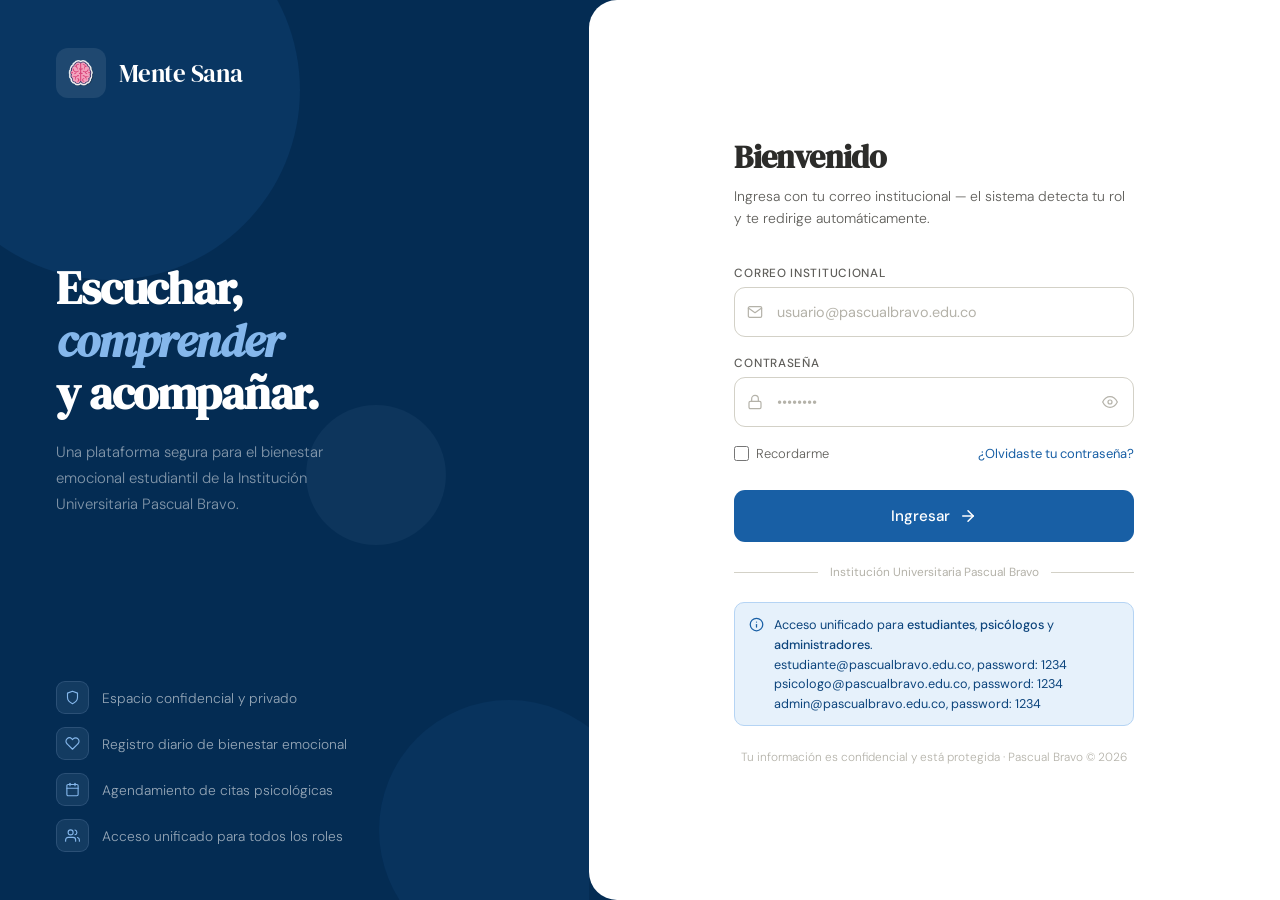
<file: index.html>
<!DOCTYPE html>
<html lang="es">
<head>
<meta charset="UTF-8">
<meta name="viewport" content="width=device-width, initial-scale=1.0">
<title>Mente Sana — Iniciar Sesión</title>
<link href="https://fonts.googleapis.com/css2?family=DM+Serif+Display:ital@0;1&family=DM+Sans:opsz,wght@9..40,300;9..40,400;9..40,500&display=swap" rel="stylesheet">
<link rel="stylesheet" href="CSS/login.css">
<link rel="stylesheet" href="CSS/responsive.css">
</head>
<body>

<div class="left">
  <div class="orb orb1"></div>
  <div class="orb orb2"></div>
  <div class="orb orb3"></div>

  <div class="brand">
    <img src="IMG/menteSana-logo2.png" alt="Logo Mente Sana">
    <span class="brand-name">Mente Sana</span>
  </div>

  <div class="hero">
    <h1>Escuchar,<br><em>comprender</em><br>y acompañar.</h1>
    <p>Una plataforma segura para el bienestar emocional estudiantil de la Institución Universitaria Pascual Bravo.</p>
  </div>

  <div class="feats">
    <div class="feat">
      <div class="feat-dot"><svg viewBox="0 0 24 24"><path d="M12 22s8-4 8-10V5l-8-3-8 3v7c0 6 8 10 8 10z"/></svg></div>
      <span>Espacio confidencial y privado</span>
    </div>
    <div class="feat">
      <div class="feat-dot"><svg viewBox="0 0 24 24"><path d="M20.84 4.61a5.5 5.5 0 0 0-7.78 0L12 5.67l-1.06-1.06a5.5 5.5 0 0 0-7.78 7.78l1.06 1.06L12 21.23l7.78-7.78 1.06-1.06a5.5 5.5 0 0 0 0-7.78z"/></svg></div>
      <span>Registro diario de bienestar emocional</span>
    </div>
    <div class="feat">
      <div class="feat-dot"><svg viewBox="0 0 24 24"><rect x="3" y="4" width="18" height="18" rx="2"/><line x1="16" y1="2" x2="16" y2="6"/><line x1="8" y1="2" x2="8" y2="6"/><line x1="3" y1="10" x2="21" y2="10"/></svg></div>
      <span>Agendamiento de citas psicológicas</span>
    </div>
    <div class="feat">
      <div class="feat-dot"><svg viewBox="0 0 24 24"><path d="M17 21v-2a4 4 0 0 0-4-4H5a4 4 0 0 0-4 4v2"/><circle cx="9" cy="7" r="4"/><path d="M23 21v-2a4 4 0 0 0-3-3.87"/><path d="M16 3.13a4 4 0 0 1 0 7.75"/></svg></div>
      <span>Acceso unificado para todos los roles</span>
    </div>
  </div>
</div>

<div class="right">
  <div class="card">

    <div class="card-head">
      <h2>Bienvenido</h2>
      <p>Ingresa con tu correo institucional — el sistema detecta tu rol y te redirige automáticamente.</p>
    </div>

    <div class="err" id="err">
      <svg viewBox="0 0 24 24"><circle cx="12" cy="12" r="10"/><line x1="12" y1="8" x2="12" y2="12"/><line x1="12" y1="16" x2="12.01" y2="16"/></svg>
      <span id="err-txt">Correo o contraseña incorrectos.</span>
    </div>

    <form id="frm" onsubmit="login(event)" novalidate>
      <div class="fg">
        <label for="email">Correo institucional</label>
        <div class="iw">
          <span class="ico"><svg viewBox="0 0 24 24"><path d="M4 4h16c1.1 0 2 .9 2 2v12c0 1.1-.9 2-2 2H4c-1.1 0-2-.9-2-2V6c0-1.1.9-2 2-2z"/><polyline points="22,6 12,13 2,6"/></svg></span>
          <input type="email" id="email" placeholder="usuario@pascualbravo.edu.co" autocomplete="email" required>
        </div>
      </div>

      <div class="fg">
        <label for="pwd">Contraseña</label>
        <div class="iw">
          <span class="ico"><svg viewBox="0 0 24 24"><rect x="3" y="11" width="18" height="11" rx="2"/><path d="M7 11V7a5 5 0 0 1 10 0v4"/></svg></span>
          <input type="password" id="pwd" placeholder="••••••••" autocomplete="current-password" required>
          <button type="button" class="eye" onclick="togglePwd()" aria-label="Mostrar contraseña">
            <svg viewBox="0 0 24 24" id="eye-ic"><path d="M1 12s4-8 11-8 11 8 11 8-4 8-11 8-11-8-11-8z"/><circle cx="12" cy="12" r="3"/></svg>
          </button>
        </div>
      </div>

      <div class="meta">
        <label class="rem"><input type="checkbox"> Recordarme</label>
        <a href="#" class="fgt">¿Olvidaste tu contraseña?</a>
      </div>

      <button type="submit" class="btn" id="btn">
        Ingresar
        <svg viewBox="0 0 24 24"><line x1="5" y1="12" x2="19" y2="12"/><polyline points="12 5 19 12 12 19"/></svg>
      </button>
    </form>

    <div class="div">
      <hr><span>Institución Universitaria Pascual Bravo</span><hr>
    </div>

    <div class="note">
      <svg viewBox="0 0 24 24"><circle cx="12" cy="12" r="10"/><line x1="12" y1="16" x2="12" y2="12"/><line x1="12" y1="8" x2="12.01" y2="8"/></svg>
      <p>Acceso unificado para <strong>estudiantes</strong>, <strong>psicólogos</strong> y <strong>administradores</strong>. <br> estudiante@pascualbravo.edu.co, password: 1234
psicologo@pascualbravo.edu.co,  password: 1234
admin@pascualbravo.edu.co,  password: 1234</p>
    </div>

    <p class="foot">Tu información es confidencial y está protegida · Pascual Bravo © 2026</p>
  </div>
</div>

<!-- Redirect overlay -->
<div id="overlay">
  <img src="IMG/menteSana-logo1.png" alt="Logo">
  <p id="ov-name">Hola</p>
  <p id="ov-dest">Redirigiendo...</p>
  <div class="spin"></div>
</div>

<script>
  /* ── Usuarios: base fija + los creados por el admin en localStorage ── */
  const USERS_DEFAULT = [
    { email: 'estudiante@pascualbravo.edu.co', pass: '1234', role: 'estudiante', name: 'Carlos Estudiante' },
    { email: 'psicologo@pascualbravo.edu.co',  pass: '1234', role: 'psicologo',  name: 'Dra. Ana Psicóloga' },
    { email: 'admin@pascualbravo.edu.co',       pass: '1234', role: 'admin',      name: 'Administrador'     },
  ];

  function getUsers() {
    try {
      const stored = localStorage.getItem('ms_usuarios');
      // Siempre incluir los usuarios por defecto
      if (!stored) return USERS_DEFAULT;
      const ROL_MAP = { 'Estudiante': 'estudiante', 'Psicólogo': 'psicologo', 'Administrador': 'admin' };
      const fromLS = JSON.parse(stored)
        .filter(u => u.estado === 'Activo')
        .map(u => ({
          email: u.correo.toLowerCase(),
          pass:  u.pass || '1234',
          role:  ROL_MAP[u.rol] || 'estudiante',
          name:  u.nombre,
        }));
      // Fusionar: los del localStorage complementan los defaults (no los reemplazan)
      const lsEmails = fromLS.map(u => u.email);
      const defaultsNoEnLS = USERS_DEFAULT.filter(u => !lsEmails.includes(u.email));
      return [...defaultsNoEnLS, ...fromLS];
    } catch { return USERS_DEFAULT; }
  }

  const HOMES = {
    estudiante: 'home_estudiante.html',
    psicologo:  'home_psicologo.html',
    admin:      'home_admin.html',
  };

  const ROLE_LABEL = {
    estudiante: 'Panel del Estudiante',
    psicologo:  'Panel del Psicólogo',
    admin:      'Panel Administrativo',
  };

  let pwdVisible = false;

  function togglePwd() {
    pwdVisible = !pwdVisible;
    document.getElementById('pwd').type = pwdVisible ? 'text' : 'password';
    document.getElementById('eye-ic').innerHTML = pwdVisible
      ? '<path d="M17.94 17.94A10.07 10.07 0 0 1 12 20c-7 0-11-8-11-8a18.45 18.45 0 0 1 5.06-5.94M9.9 4.24A9.12 9.12 0 0 1 12 4c7 0 11 8 11 8a18.5 18.5 0 0 1-2.16 3.19m-6.72-1.07a3 3 0 1 1-4.24-4.24"/><line x1="1" y1="1" x2="23" y2="23"/>'
      : '<path d="M1 12s4-8 11-8 11 8 11 8-4 8-11 8-11-8-11-8z"/><circle cx="12" cy="12" r="3"/>';
  }

  function showErr(msg) {
    const el = document.getElementById('err');
    document.getElementById('err-txt').textContent = msg;
    el.style.display = 'flex';
  }
  function hideErr() { document.getElementById('err').style.display = 'none'; }

  document.getElementById('email').addEventListener('input', hideErr);
  document.getElementById('pwd').addEventListener('input', hideErr);

  function login(e) {
    e.preventDefault();
    hideErr();
    const email = document.getElementById('email').value.trim().toLowerCase();
    const pass  = document.getElementById('pwd').value;
    const btn   = document.getElementById('btn');

    if (!email || !pass) { showErr('Por favor completa todos los campos.'); return; }

    btn.disabled = true;
    btn.innerHTML = `<svg style="animation:bspin .7s linear infinite" viewBox="0 0 24 24" width="18" height="18" fill="none" stroke="white" stroke-width="2" stroke-linecap="round" stroke-linejoin="round"><path d="M21 12a9 9 0 1 1-6.219-8.56"/></svg> Verificando...`;

    setTimeout(() => {
      // Siempre intentar primero contra los usuarios por defecto directamente
      let user = USERS_DEFAULT.find(u => u.email === email && u.pass === pass);

      // Si no está en defaults, buscar en localStorage
      if (!user) {
        user = getUsers().find(u => u.email === email && u.pass === pass);
      }

      if (!user) {
        btn.disabled = false;
        btn.innerHTML = `Ingresar <svg viewBox="0 0 24 24"><line x1="5" y1="12" x2="19" y2="12"/><polyline points="12 5 19 12 12 19"/></svg>`;
        showErr('Correo o contraseña incorrectos. Verifica tus datos e intenta de nuevo.');
        return;
      }

      /* Show redirect overlay */
      document.getElementById('ov-name').textContent = `Hola, ${user.name}`;
      document.getElementById('ov-dest').textContent = `Redirigiendo a ${ROLE_LABEL[user.role]}…`;
      document.getElementById('overlay').classList.add('on');

      setTimeout(() => {
        window.location.href = HOMES[user.role];
      }, 2200);
    }, 1300);
  }
</script>
</body>
</html>
</file>
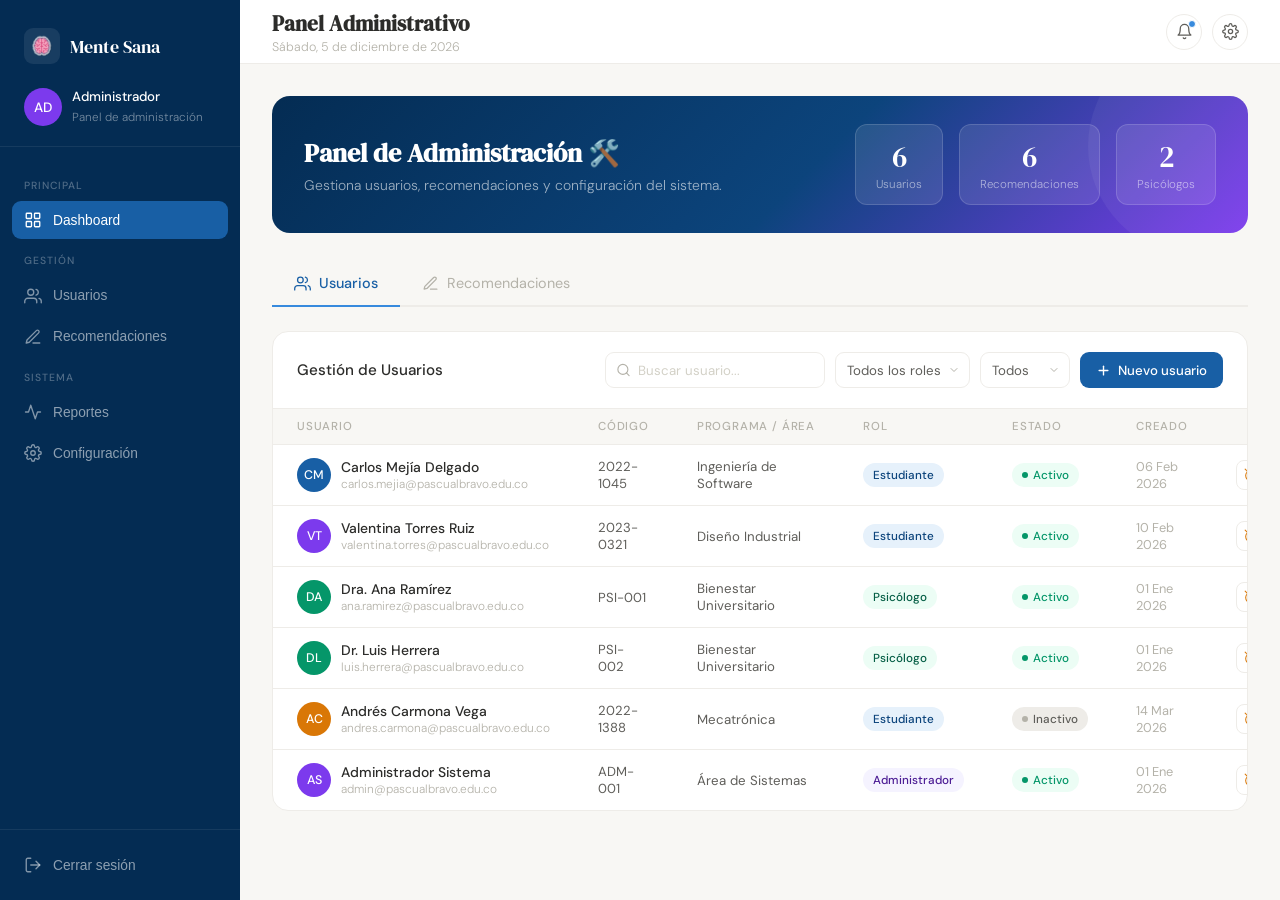
<file: home_admin.html>
<!DOCTYPE html>
<html lang="es">
<head>
<meta charset="UTF-8">
<meta name="viewport" content="width=device-width, initial-scale=1.0">
<title>Mente Sana — Panel Admin</title>
<link href="https://fonts.googleapis.com/css2?family=DM+Serif+Display:ital@0;1&family=DM+Sans:opsz,wght@9..40,300;9..40,400;9..40,500&display=swap" rel="stylesheet">
<link rel="stylesheet" href="CSS/admins.css">
<link rel="stylesheet" href="CSS/responsive.css">
<link rel="icon" type="image/png" href="IMG/menteSana-logo2.png">
</head>
<body>

<!-- SIDEBAR -->
<!-- Sidebar overlay for mobile -->
<div class="sidebar-overlay" id="sidebarOverlay" onclick="closeSidebar()"></div>

<aside class="sidebar" id="sidebar">
  <div class="s-top">
    <div class="s-brand">
      <img src="IMG/menteSana-logo2.png" alt="Logo">
      <span>Mente Sana</span>
    </div>
    <div class="s-profile">
      <div class="s-av">AD</div>
      <div class="s-info">
        <p>Administrador</p>
        <small>Panel de administración</small>
      </div>
    </div>
  </div>
  <nav class="s-nav">
    <div class="s-sec">Principal</div>
    <button class="nav-item active" onclick="setActive(this)">
      <svg viewBox="0 0 24 24"><rect x="3" y="3" width="7" height="7" rx="1"/><rect x="14" y="3" width="7" height="7" rx="1"/><rect x="3" y="14" width="7" height="7" rx="1"/><rect x="14" y="14" width="7" height="7" rx="1"/></svg>
      <span>Dashboard</span>
    </button>
    <div class="s-sec">Gestión</div>
    <button class="nav-item" onclick="setActive(this); switchMainTab(document.querySelectorAll('.main-tab')[0],'pane-usuarios')">
      <svg viewBox="0 0 24 24"><path d="M17 21v-2a4 4 0 0 0-4-4H5a4 4 0 0 0-4 4v2"/><circle cx="9" cy="7" r="4"/><path d="M23 21v-2a4 4 0 0 0-3-3.87"/><path d="M16 3.13a4 4 0 0 1 0 7.75"/></svg>
      <span>Usuarios</span>
    </button>
    <button class="nav-item" onclick="setActive(this); switchMainTab(document.querySelectorAll('.main-tab')[1],'pane-recomendaciones')">
      <svg viewBox="0 0 24 24"><path d="M12 20h9"/><path d="M16.5 3.5a2.121 2.121 0 0 1 3 3L7 19l-4 1 1-4L16.5 3.5z"/></svg>
      <span>Recomendaciones</span>
    </button>
    <div class="s-sec">Sistema</div>
    <button class="nav-item" onclick="setActive(this)">
      <svg viewBox="0 0 24 24"><polyline points="22 12 18 12 15 21 9 3 6 12 2 12"/></svg>
      <span>Reportes</span>
    </button>
    <button class="nav-item" onclick="setActive(this)">
      <svg viewBox="0 0 24 24"><circle cx="12" cy="12" r="3"/><path d="M19.4 15a1.65 1.65 0 0 0 .33 1.82l.06.06a2 2 0 0 1-2.83 2.83l-.06-.06a1.65 1.65 0 0 0-1.82-.33 1.65 1.65 0 0 0-1 1.51V21a2 2 0 0 1-4 0v-.09A1.65 1.65 0 0 0 9 19.4a1.65 1.65 0 0 0-1.82.33l-.06.06a2 2 0 0 1-2.83-2.83l.06-.06A1.65 1.65 0 0 0 4.68 15a1.65 1.65 0 0 0-1.51-1H3a2 2 0 0 1 0-4h.09A1.65 1.65 0 0 0 4.6 9a1.65 1.65 0 0 0-.33-1.82l-.06-.06a2 2 0 0 1 2.83-2.83l.06.06A1.65 1.65 0 0 0 9 4.68a1.65 1.65 0 0 0 1-1.51V3a2 2 0 0 1 4 0v.09a1.65 1.65 0 0 0 1 1.51 1.65 1.65 0 0 0 1.82-.33l.06-.06a2 2 0 0 1 2.83 2.83l-.06.06A1.65 1.65 0 0 0 19.4 9a1.65 1.65 0 0 0 1.51 1H21a2 2 0 0 1 0 4h-.09a1.65 1.65 0 0 0-1.51 1z"/></svg>
      <span>Configuración</span>
    </button>
  </nav>
  <div class="s-bottom">
    <button class="nav-item" onclick="window.location.href='index.html'">
      <svg viewBox="0 0 24 24"><path d="M9 21H5a2 2 0 0 1-2-2V5a2 2 0 0 1 2-2h4"/><polyline points="16 17 21 12 16 7"/><line x1="21" y1="12" x2="9" y2="12"/></svg>
      <span>Cerrar sesión</span>
    </button>
  </div>
</aside>

<!-- MAIN -->
<div class="main">
  <header class="topbar">
    <button class="hamburger" id="hamburgerBtn" onclick="toggleSidebar()" aria-label="Menú">
      <svg viewBox="0 0 24 24"><line x1="3" y1="6" x2="21" y2="6"/><line x1="3" y1="12" x2="21" y2="12"/><line x1="3" y1="18" x2="21" y2="18"/></svg>
    </button>
    <div>
      <h1>Panel Administrativo</h1>
      <p id="fecha-hoy"></p>
    </div>
    <div class="tb-right">
      <button class="tb-btn"><svg viewBox="0 0 24 24"><path d="M18 8A6 6 0 0 0 6 8c0 7-3 9-3 9h18s-3-2-3-9"/><path d="M13.73 21a2 2 0 0 1-3.46 0"/></svg><span class="badge"></span></button>
      <button class="tb-btn"><svg viewBox="0 0 24 24"><circle cx="12" cy="12" r="3"/><path d="M19.4 15a1.65 1.65 0 0 0 .33 1.82l.06.06a2 2 0 0 1-2.83 2.83l-.06-.06a1.65 1.65 0 0 0-1.82-.33 1.65 1.65 0 0 0-1 1.51V21a2 2 0 0 1-4 0v-.09A1.65 1.65 0 0 0 9 19.4a1.65 1.65 0 0 0-1.82.33l-.06.06a2 2 0 0 1-2.83-2.83l.06-.06A1.65 1.65 0 0 0 4.68 15a1.65 1.65 0 0 0-1.51-1H3a2 2 0 0 1 0-4h.09A1.65 1.65 0 0 0 4.6 9a1.65 1.65 0 0 0-.33-1.82l-.06-.06a2 2 0 0 1 2.83-2.83l.06.06A1.65 1.65 0 0 0 9 4.68a1.65 1.65 0 0 0 1-1.51V3a2 2 0 0 1 4 0v.09a1.65 1.65 0 0 0 1 1.51 1.65 1.65 0 0 0 1.82-.33l.06-.06a2 2 0 0 1 2.83 2.83l-.06.06A1.65 1.65 0 0 0 19.4 9a1.65 1.65 0 0 0 1.51 1H21a2 2 0 0 1 0 4h-.09a1.65 1.65 0 0 0-1.51 1z"/></svg></button>
    </div>
  </header>

  <div class="content">

    <!-- Greeting -->
    <div class="greeting">
      <div class="greeting-text">
        <h2>Panel de Administración 🛠️</h2>
        <p>Gestiona usuarios, recomendaciones y configuración del sistema.</p>
      </div>
      <div class="greeting-stats">
        <div class="gstat"><div class="num" id="stat-users">6</div><p>Usuarios</p></div>
        <div class="gstat"><div class="num" id="stat-recs">6</div><p>Recomendaciones</p></div>
        <div class="gstat"><div class="num">2</div><p>Psicólogos</p></div>
      </div>
    </div>

    <!-- Main tabs -->
    <div class="main-tabs">
      <button class="main-tab active" onclick="switchMainTab(this,'pane-usuarios')">
        <svg viewBox="0 0 24 24"><path d="M17 21v-2a4 4 0 0 0-4-4H5a4 4 0 0 0-4 4v2"/><circle cx="9" cy="7" r="4"/><path d="M23 21v-2a4 4 0 0 0-3-3.87"/><path d="M16 3.13a4 4 0 0 1 0 7.75"/></svg>
        Usuarios
      </button>
      <button class="main-tab" onclick="switchMainTab(this,'pane-recomendaciones')">
        <svg viewBox="0 0 24 24"><path d="M12 20h9"/><path d="M16.5 3.5a2.121 2.121 0 0 1 3 3L7 19l-4 1 1-4L16.5 3.5z"/></svg>
        Recomendaciones
      </button>
    </div>

    <!-- ═══ PANEL USUARIOS ═══ -->
    <div class="tab-pane active" id="pane-usuarios">
      <div class="sec-card">
        <div class="toolbar">
          <h3>Gestión de Usuarios</h3>
          <div class="search-wrap">
            <svg viewBox="0 0 24 24"><circle cx="11" cy="11" r="8"/><line x1="21" y1="21" x2="16.65" y2="16.65"/></svg>
            <input type="text" id="u-search" placeholder="Buscar usuario..." oninput="renderUsuarios()">
          </div>
          <select class="filter-sel" id="u-filter-rol" onchange="renderUsuarios()">
            <option value="">Todos los roles</option>
            <option value="Estudiante">Estudiante</option>
            <option value="Psicólogo">Psicólogo</option>
            <option value="Administrador">Administrador</option>
          </select>
          <select class="filter-sel" id="u-filter-estado" onchange="renderUsuarios()">
            <option value="">Todos</option>
            <option value="Activo">Activo</option>
            <option value="Inactivo">Inactivo</option>
          </select>
          <button class="btn-new" onclick="abrirModalUsuario()">
            <svg viewBox="0 0 24 24"><line x1="12" y1="5" x2="12" y2="19"/><line x1="5" y1="12" x2="19" y2="12"/></svg>
            Nuevo usuario
          </button>
        </div>
        <div style="overflow-x:auto">
          <table class="data-table">
            <thead>
              <tr>
                <th>Usuario</th>
                <th>Código</th>
                <th>Programa / Área</th>
                <th>Rol</th>
                <th>Estado</th>
                <th>Creado</th>
                <th style="text-align:right">Acciones</th>
              </tr>
            </thead>
            <tbody id="u-tbody"></tbody>
          </table>
          <div class="t-empty" id="u-empty" style="display:none">
            <svg viewBox="0 0 24 24"><path d="M17 21v-2a4 4 0 0 0-4-4H5a4 4 0 0 0-4 4v2"/><circle cx="9" cy="7" r="4"/></svg>
            <p>No se encontraron usuarios.</p>
          </div>
        </div>
      </div>
    </div>

    <!-- ═══ PANEL RECOMENDACIONES ═══ -->
    <div class="tab-pane" id="pane-recomendaciones">
      <div class="sec-card">
        <div class="toolbar">
          <h3>Gestión de Recomendaciones</h3>
          <div class="search-wrap">
            <svg viewBox="0 0 24 24"><circle cx="11" cy="11" r="8"/><line x1="21" y1="21" x2="16.65" y2="16.65"/></svg>
            <input type="text" id="r-search" placeholder="Buscar recomendación..." oninput="renderRecs()">
          </div>
          <select class="filter-sel" id="r-filter-em" onchange="renderRecs()">
            <option value="">Todas las emociones</option>
            <option value="Muy bien">😄 Muy bien</option>
            <option value="Bien">😊 Bien</option>
            <option value="Regular">😐 Regular</option>
            <option value="Triste">😔 Triste</option>
            <option value="Muy mal">😞 Muy mal</option>
            <option value="General">🌐 General</option>
          </select>
          <button class="btn-new" onclick="abrirModalRec()">
            <svg viewBox="0 0 24 24"><line x1="12" y1="5" x2="12" y2="19"/><line x1="5" y1="12" x2="19" y2="12"/></svg>
            Nueva recomendación
          </button>
        </div>
        <div class="rec-grid" id="r-grid"></div>
        <div class="t-empty" id="r-empty" style="display:none;margin:0;border-radius:0">
          <svg viewBox="0 0 24 24"><path d="M12 20h9"/><path d="M16.5 3.5a2.121 2.121 0 0 1 3 3L7 19l-4 1 1-4L16.5 3.5z"/></svg>
          <p>No hay recomendaciones con esos filtros.</p>
        </div>
      </div>
    </div>

  </div>
</div>

<!-- ═══════════════════════════════════
     MODAL USUARIO (crear / editar)
═══════════════════════════════════ -->
<div class="modal-bg" id="modal-usuario">
  <div class="modal" style="max-width:520px">
    <div class="modal-hdr">
      <h2 id="mu-titulo">Nuevo usuario</h2>
      <button class="close-btn" onclick="closeModal('modal-usuario')"><svg viewBox="0 0 24 24"><line x1="18" y1="6" x2="6" y2="18"/><line x1="6" y1="6" x2="18" y2="18"/></svg></button>
    </div>
    <div class="modal-body">
      <div class="form-row cols2">
        <div class="fg"><label>Nombre</label><input id="u-nombre" placeholder="Nombre" type="text"></div>
        <div class="fg"><label>Apellido</label><input id="u-apellido" placeholder="Apellidos" type="text"></div>
      </div>
      <div class="form-row cols2">
        <div class="fg"><label>Código / ID</label><input id="u-codigo" placeholder="Ej: 2022-1045" type="text"></div>
        <div class="fg"><label>Rol</label>
          <select id="u-rol" onchange="toggleProgramaField()">
            <option value="Estudiante">Estudiante</option>
            <option value="Psicólogo">Psicólogo</option>
            <option value="Administrador">Administrador</option>
          </select>
        </div>
      </div>
      <div class="form-row" id="u-prog-row">
        <div class="fg"><label id="u-prog-label">Programa académico</label><input id="u-programa" placeholder="Ej: Ingeniería de Software" type="text"></div>
      </div>
      <div class="form-row cols2">
        <div class="fg"><label>Correo institucional</label><input id="u-correo" placeholder="usuario@pascualbravo.edu.co" type="email"></div>
        <div class="fg"><label>Estado</label>
          <select id="u-estado"><option value="Activo">Activo</option><option value="Inactivo">Inactivo</option></select>
        </div>
      </div>
      <div class="form-row cols2" id="u-pass-row">
        <div class="fg"><label>Contraseña</label><input id="u-pass" placeholder="••••••••" type="password"></div>
        <div class="fg"><label>Confirmar contraseña</label><input id="u-pass2" placeholder="••••••••" type="password"></div>
      </div>
    </div>
    <div class="modal-foot">
      <button class="btn-secondary" onclick="closeModal('modal-usuario')">Cancelar</button>
      <button class="btn-primary" onclick="guardarUsuario()">Guardar usuario</button>
    </div>
  </div>
</div>

<!-- ═══════════════════════════════════
     MODAL RECOMENDACIÓN (crear / editar)
═══════════════════════════════════ -->
<div class="modal-bg" id="modal-rec">
  <div class="modal" style="max-width:500px">
    <div class="modal-hdr">
      <h2 id="mr-titulo">Nueva recomendación</h2>
      <button class="close-btn" onclick="closeModal('modal-rec')"><svg viewBox="0 0 24 24"><line x1="18" y1="6" x2="6" y2="18"/><line x1="6" y1="6" x2="18" y2="18"/></svg></button>
    </div>
    <div class="modal-body">
      <div class="form-row cols2">
        <div class="fg"><label>Título</label><input id="r-titulo" placeholder="Ej: Respiración consciente" type="text"></div>
        <div class="fg"><label>Emoción objetivo</label>
          <select id="r-emocion">
            <option value="General">🌐 General (todas)</option>
            <option value="Muy bien">😄 Muy bien</option>
            <option value="Bien">😊 Bien</option>
            <option value="Regular">😐 Regular</option>
            <option value="Triste">😔 Triste</option>
            <option value="Muy mal">😞 Muy mal</option>
          </select>
        </div>
      </div>
      <div class="form-row cols2">
        <div class="fg"><label>Emoji / Icono</label><input id="r-emoji" placeholder="Ej: 🧘" type="text" maxlength="4"></div>
        <div class="fg"><label>Categoría</label>
          <select id="r-categoria">
            <option>Mindfulness</option>
            <option>Actividad física</option>
            <option>Hábitos saludables</option>
            <option>Apoyo social</option>
            <option>Académico</option>
            <option>Otro</option>
          </select>
        </div>
      </div>
      <div class="form-row">
        <div class="fg"><label>Descripción</label><textarea id="r-desc" rows="4" placeholder="Describe la recomendación de forma clara y motivadora..."></textarea></div>
      </div>
    </div>
    <div class="modal-foot">
      <button class="btn-secondary" onclick="closeModal('modal-rec')">Cancelar</button>
      <button class="btn-primary" onclick="guardarRec()">Guardar recomendación</button>
    </div>
  </div>
</div>

<!-- ═══════════════════════════════════
     MODAL CONFIRMAR ELIMINACIÓN
═══════════════════════════════════ -->
<div class="modal-bg" id="modal-confirm">
  <div class="modal" style="max-width:400px">
    <div class="modal-body" style="text-align:center;padding:2rem 1.75rem 1.25rem">
      <div class="confirm-icon">
        <svg viewBox="0 0 24 24"><polyline points="3 6 5 6 21 6"/><path d="M19 6l-1 14H6L5 6"/><path d="M10 11v6"/><path d="M14 11v6"/><path d="M9 6V4h6v2"/></svg>
      </div>
      <h2 style="font-family:'DM Serif Display',serif;font-size:1.3rem;color:var(--g900);margin-bottom:.5rem" id="confirm-titulo">¿Eliminar registro?</h2>
      <p style="font-size:.86rem;color:var(--g700);font-weight:300;line-height:1.6" id="confirm-msg">Esta acción no se puede deshacer.</p>
    </div>
    <div class="modal-foot" style="justify-content:center;padding-top:1rem">
      <button class="btn-secondary" onclick="closeModal('modal-confirm')">Cancelar</button>
      <button class="btn-danger" id="confirm-ok" onclick="">Sí, eliminar</button>
    </div>
  </div>
</div>

<!-- Toast -->
<div class="toast" id="toast">
  <svg viewBox="0 0 24 24"><polyline points="20 6 9 17 4 12"/></svg>
  <span id="toast-msg">Guardado correctamente</span>
</div>

<script>
/* ═══════════════ localStorage helpers ═══════════════ */
function lsGet(key, fallback) {
  try { const v = localStorage.getItem(key); return v ? JSON.parse(v) : fallback; } catch { return fallback; }
}
function lsSet(key, val) { try { localStorage.setItem(key, JSON.stringify(val)); } catch {} }

/* ═══════════════ DATA ═══════════════ */
const USUARIOS_DEFAULT = [
  { id:1, nombre:'Carlos Mejía Delgado',     codigo:'2022-1045', programa:'Ingeniería de Software', rol:'Estudiante',    estado:'Activo',   correo:'carlos.mejia@pascualbravo.edu.co',    pass:'1234', creado:'06 Feb 2026', color:'#185FA5' },
  { id:2, nombre:'Valentina Torres Ruiz',    codigo:'2023-0321', programa:'Diseño Industrial',       rol:'Estudiante',    estado:'Activo',   correo:'valentina.torres@pascualbravo.edu.co', pass:'1234', creado:'10 Feb 2026', color:'#7C3AED' },
  { id:3, nombre:'Dra. Ana Ramírez',         codigo:'PSI-001',   programa:'Bienestar Universitario', rol:'Psicólogo',     estado:'Activo',   correo:'ana.ramirez@pascualbravo.edu.co',      pass:'1234', creado:'01 Ene 2026', color:'#059669' },
  { id:4, nombre:'Dr. Luis Herrera',         codigo:'PSI-002',   programa:'Bienestar Universitario', rol:'Psicólogo',     estado:'Activo',   correo:'luis.herrera@pascualbravo.edu.co',     pass:'1234', creado:'01 Ene 2026', color:'#059669' },
  { id:5, nombre:'Andrés Carmona Vega',      codigo:'2022-1388', programa:'Mecatrónica',             rol:'Estudiante',    estado:'Inactivo', correo:'andres.carmona@pascualbravo.edu.co',   pass:'1234', creado:'14 Mar 2026', color:'#D97706' },
  { id:6, nombre:'Administrador Sistema',    codigo:'ADM-001',   programa:'Área de Sistemas',        rol:'Administrador', estado:'Activo',   correo:'admin@pascualbravo.edu.co',            pass:'1234', creado:'01 Ene 2026', color:'#7C3AED' },
];
const RECS_DEFAULT = [
  { id:1, titulo:'Respiración consciente', emoji:'🧘', emocion:'Triste',   categoria:'Mindfulness',       desc:'Dedica 5 minutos al día a ejercicios de respiración profunda para reducir el estrés académico y calmar la mente.' },
  { id:2, titulo:'Caminata diaria',        emoji:'🚶', emocion:'Regular',  categoria:'Actividad física',  desc:'Una caminata de 20 minutos al aire libre puede mejorar significativamente tu estado de ánimo y tu nivel de concentración.' },
  { id:3, titulo:'Diario de gratitud',     emoji:'📓', emocion:'Triste',   categoria:'Hábitos saludables',desc:'Escribe 3 cosas positivas de tu día antes de dormir para reforzar el bienestar emocional y cambiar el foco mental.' },
  { id:4, titulo:'Habla con alguien',      emoji:'💬', emocion:'Muy mal',  categoria:'Apoyo social',      desc:'Si sientes que necesitas apoyo adicional, no dudes en agendar una cita con el equipo de Bienestar universitario.' },
  { id:5, titulo:'Técnica Pomodoro',       emoji:'⏱️', emocion:'Regular',  categoria:'Académico',         desc:'Organiza tu estudio en bloques de 25 minutos con pausas de 5. Mejora la productividad y reduce el agotamiento mental.' },
  { id:6, titulo:'Celebra tus logros',     emoji:'🎉', emocion:'Muy bien', categoria:'Hábitos saludables',desc:'Reconocer y celebrar tus avances, por pequeños que sean, refuerza la motivación y el bienestar emocional.' },
];

/* Inicializar localStorage con defaults si es primera vez */
if (!localStorage.getItem('ms_usuarios'))        lsSet('ms_usuarios', USUARIOS_DEFAULT);
if (!localStorage.getItem('ms_recomendaciones')) lsSet('ms_recomendaciones', RECS_DEFAULT);

let USUARIOS        = lsGet('ms_usuarios', USUARIOS_DEFAULT);
let RECOMENDACIONES = lsGet('ms_recomendaciones', RECS_DEFAULT);

let editingUserId  = null;
let editingRecId   = null;
let nextUserId     = USUARIOS.length     ? Math.max(...USUARIOS.map(u=>u.id))        + 1 : 7;
let nextRecId      = RECOMENDACIONES.length ? Math.max(...RECOMENDACIONES.map(r=>r.id)) + 1 : 7;

/* ═══════════ USUARIOS ═══════════ */
function renderUsuarios() {
  const q      = document.getElementById('u-search').value.trim().toLowerCase();
  const rol    = document.getElementById('u-filter-rol').value;
  const estado = document.getElementById('u-filter-estado').value;

  let data = USUARIOS.filter(u => {
    const mq = u.nombre.toLowerCase().includes(q) || u.correo.toLowerCase().includes(q) || u.codigo.toLowerCase().includes(q);
    const mr = !rol    || u.rol === rol;
    const me = !estado || u.estado === estado;
    return mq && mr && me;
  });

  const tbody = document.getElementById('u-tbody');
  const empty = document.getElementById('u-empty');
  tbody.innerHTML = '';

  if (!data.length) { empty.style.display='block'; return; }
  empty.style.display = 'none';

  const rolClass = { Estudiante:'role-est', Psicólogo:'role-psi', Administrador:'role-adm' };
  data.forEach(u => {
    const ini = u.nombre.split(' ').map(w=>w[0]).slice(0,2).join('');
    tbody.innerHTML += `
      <tr>
        <td>
          <div class="td-user">
            <div class="u-av" style="background:${u.color}">${ini}</div>
            <div>
              <div class="name">${u.nombre}</div>
              <div class="sub">${u.correo}</div>
            </div>
          </div>
        </td>
        <td style="color:var(--g700);font-size:.82rem">${u.codigo}</td>
        <td style="font-size:.83rem;color:var(--g700)">${u.programa}</td>
        <td><span class="badge-role ${rolClass[u.rol]||'role-est'}">${u.rol}</span></td>
        <td>
          <span class="badge-state ${u.estado==='Activo'?'state-on':'state-off'}">
            <span class="dot" style="background:${u.estado==='Activo'?'var(--green)':'var(--g400)'}"></span>
            ${u.estado}
          </span>
        </td>
        <td style="font-size:.8rem;color:var(--g400)">${u.creado}</td>
        <td>
          <div class="actions" style="justify-content:flex-end">
            <button class="act-btn toggle" title="${u.estado==='Activo'?'Desactivar':'Activar'}" onclick="toggleUsuario(${u.id})">
              <svg viewBox="0 0 24 24" style="stroke:var(--amber)"><path d="M18.36 6.64A9 9 0 0 1 20.77 15"/><path d="M6.16 6.16a9 9 0 1 0 12.68 12.68"/><line x1="2" y1="2" x2="22" y2="22"/></svg>
            </button>
            <button class="act-btn edit" title="Editar" onclick="abrirModalUsuario(${u.id})">
              <svg viewBox="0 0 24 24"><path d="M11 4H4a2 2 0 0 0-2 2v14a2 2 0 0 0 2 2h14a2 2 0 0 0 2-2v-7"/><path d="M18.5 2.5a2.121 2.121 0 0 1 3 3L12 15l-4 1 1-4 9.5-9.5z"/></svg>
            </button>
            <button class="act-btn del" title="Eliminar" onclick="confirmarEliminar('usuario',${u.id})">
              <svg viewBox="0 0 24 24"><polyline points="3 6 5 6 21 6"/><path d="M19 6l-1 14H6L5 6"/><path d="M9 6V4h6v2"/></svg>
            </button>
          </div>
        </td>
      </tr>`;
  });
  document.getElementById('stat-users').textContent = USUARIOS.length;
}

function abrirModalUsuario(id = null) {
  editingUserId = id;
  const isEdit  = id !== null;
  document.getElementById('mu-titulo').textContent = isEdit ? 'Editar usuario' : 'Nuevo usuario';
  document.getElementById('u-pass-row').style.display = isEdit ? 'none' : 'grid';

  if (isEdit) {
    const u = USUARIOS.find(x => x.id === id);
    document.getElementById('u-nombre').value   = u.nombre.split(' ').slice(0,-2).join(' ') || u.nombre;
    document.getElementById('u-apellido').value  = u.nombre.split(' ').slice(-2).join(' ');
    document.getElementById('u-codigo').value    = u.codigo;
    document.getElementById('u-rol').value       = u.rol;
    document.getElementById('u-programa').value  = u.programa;
    document.getElementById('u-correo').value    = u.correo;
    document.getElementById('u-estado').value    = u.estado;
  } else {
    ['u-nombre','u-apellido','u-codigo','u-programa','u-correo','u-pass','u-pass2'].forEach(id => document.getElementById(id).value = '');
    document.getElementById('u-rol').value    = 'Estudiante';
    document.getElementById('u-estado').value = 'Activo';
  }
  toggleProgramaField();
  openModal('modal-usuario');
}

function toggleProgramaField() {
  const rol = document.getElementById('u-rol').value;
  const lbl = document.getElementById('u-prog-label');
  const inp = document.getElementById('u-programa');
  if (rol === 'Psicólogo') { lbl.textContent = 'Área / Especialidad'; inp.placeholder = 'Ej: Bienestar Universitario'; }
  else if (rol === 'Administrador') { lbl.textContent = 'Área'; inp.placeholder = 'Ej: Área de Sistemas'; }
  else { lbl.textContent = 'Programa académico'; inp.placeholder = 'Ej: Ingeniería de Software'; }
}

function guardarUsuario() {
  const nombre   = (document.getElementById('u-nombre').value.trim() + ' ' + document.getElementById('u-apellido').value.trim()).trim();
  const codigo   = document.getElementById('u-codigo').value.trim();
  const rol      = document.getElementById('u-rol').value;
  const programa = document.getElementById('u-programa').value.trim();
  const correo   = document.getElementById('u-correo').value.trim();
  const estado   = document.getElementById('u-estado').value;

  if (!nombre || !codigo || !correo) { showToast('⚠️ Completa los campos obligatorios'); return; }

  const colors = { Estudiante:'#185FA5', Psicólogo:'#059669', Administrador:'#7C3AED' };

  if (editingUserId !== null) {
    const u = USUARIOS.find(x => x.id === editingUserId);
    Object.assign(u, { nombre, codigo, rol, programa, correo, estado });
    showToast('Usuario actualizado correctamente');
  } else {
    const hoy = new Date();
    USUARIOS.push({ id:nextUserId++, nombre, codigo, programa, rol, estado, correo, pass: document.getElementById('u-pass').value || '1234', creado: hoy.toLocaleDateString('es-CO',{day:'2-digit',month:'short',year:'numeric'}), color: colors[rol]||'#185FA5' });
    showToast('Usuario creado correctamente');
  }
  lsSet('ms_usuarios', USUARIOS);
  closeModal('modal-usuario');
  renderUsuarios();
}

function toggleUsuario(id) {
  const u = USUARIOS.find(x => x.id === id);
  u.estado = u.estado === 'Activo' ? 'Inactivo' : 'Activo';
  lsSet('ms_usuarios', USUARIOS);
  renderUsuarios();
  showToast(`Usuario ${u.estado === 'Activo' ? 'activado' : 'desactivado'}`);
}

/* ═══════════ RECOMENDACIONES ═══════════ */
const EM_DATA = {
  'Muy bien': { em:'😄', tagClass:'tag-muy-bien' },
  'Bien':     { em:'😊', tagClass:'tag-bien'     },
  'Regular':  { em:'😐', tagClass:'tag-regular'  },
  'Triste':   { em:'😔', tagClass:'tag-triste'   },
  'Muy mal':  { em:'😞', tagClass:'tag-muy-mal'  },
  'General':  { em:'🌐', tagClass:'tag-general'  },
};

function renderRecs() {
  const q  = document.getElementById('r-search').value.trim().toLowerCase();
  const em = document.getElementById('r-filter-em').value;

  let data = RECOMENDACIONES.filter(r => {
    const mq = r.titulo.toLowerCase().includes(q) || r.desc.toLowerCase().includes(q);
    const me = !em || r.emocion === em;
    return mq && me;
  });

  const grid  = document.getElementById('r-grid');
  const empty = document.getElementById('r-empty');

  if (!data.length) { grid.innerHTML=''; empty.style.display='block'; return; }
  empty.style.display = 'none';
  const ed = (id) => EM_DATA[id] || EM_DATA['General'];

  grid.innerHTML = data.map(r => `
    <div class="rec-card">
      <div class="rec-card-head">
        <span class="rec-em">${r.emoji}</span>
        <div class="rec-meta">
          <h4>${r.titulo}</h4>
          <p>${r.categoria}</p>
        </div>
        <div class="actions" style="flex-shrink:0">
          <button class="act-btn edit" title="Editar" onclick="abrirModalRec(${r.id})">
            <svg viewBox="0 0 24 24"><path d="M11 4H4a2 2 0 0 0-2 2v14a2 2 0 0 0 2 2h14a2 2 0 0 0 2-2v-7"/><path d="M18.5 2.5a2.121 2.121 0 0 1 3 3L12 15l-4 1 1-4 9.5-9.5z"/></svg>
          </button>
          <button class="act-btn del" title="Eliminar" onclick="confirmarEliminar('rec',${r.id})">
            <svg viewBox="0 0 24 24"><polyline points="3 6 5 6 21 6"/><path d="M19 6l-1 14H6L5 6"/><path d="M9 6V4h6v2"/></svg>
          </button>
        </div>
      </div>
      <p class="rec-body">${r.desc}</p>
      <div class="rec-footer">
        <span class="rec-tag ${ed(r.emocion).tagClass}">${ed(r.emocion).em} ${r.emocion}</span>
      </div>
    </div>`).join('');

  document.getElementById('stat-recs').textContent = RECOMENDACIONES.length;
}

function abrirModalRec(id = null) {
  editingRecId = id;
  document.getElementById('mr-titulo').textContent = id ? 'Editar recomendación' : 'Nueva recomendación';
  if (id !== null) {
    const r = RECOMENDACIONES.find(x => x.id === id);
    document.getElementById('r-titulo').value    = r.titulo;
    document.getElementById('r-emoji').value     = r.emoji;
    document.getElementById('r-emocion').value   = r.emocion;
    document.getElementById('r-categoria').value = r.categoria;
    document.getElementById('r-desc').value      = r.desc;
  } else {
    ['r-titulo','r-emoji','r-desc'].forEach(i => document.getElementById(i).value = '');
    document.getElementById('r-emocion').value   = 'General';
    document.getElementById('r-categoria').value = 'Mindfulness';
  }
  openModal('modal-rec');
}

function guardarRec() {
  const titulo    = document.getElementById('r-titulo').value.trim();
  const emoji     = document.getElementById('r-emoji').value.trim() || '💡';
  const emocion   = document.getElementById('r-emocion').value;
  const categoria = document.getElementById('r-categoria').value;
  const desc      = document.getElementById('r-desc').value.trim();

  if (!titulo || !desc) { showToast('⚠️ Completa título y descripción'); return; }

  if (editingRecId !== null) {
    const r = RECOMENDACIONES.find(x => x.id === editingRecId);
    Object.assign(r, { titulo, emoji, emocion, categoria, desc });
    showToast('Recomendación actualizada');
  } else {
    RECOMENDACIONES.push({ id:nextRecId++, titulo, emoji, emocion, categoria, desc });
    showToast('Recomendación creada');
  }
  lsSet('ms_recomendaciones', RECOMENDACIONES);
  closeModal('modal-rec');
  renderRecs();
}

/* ═══════════ CONFIRM DELETE ═══════════ */
function confirmarEliminar(tipo, id) {
  const isUser = tipo === 'usuario';
  const item   = isUser ? USUARIOS.find(x=>x.id===id) : RECOMENDACIONES.find(x=>x.id===id);
  const label  = isUser ? item.nombre : item.titulo;
  document.getElementById('confirm-titulo').textContent = isUser ? '¿Eliminar usuario?' : '¿Eliminar recomendación?';
  document.getElementById('confirm-msg').textContent    = `Se eliminará "${label}" permanentemente. Esta acción no se puede deshacer.`;
  document.getElementById('confirm-ok').onclick = () => {
    if (isUser) { USUARIOS = USUARIOS.filter(x=>x.id!==id); lsSet('ms_usuarios', USUARIOS); renderUsuarios(); }
    else        { RECOMENDACIONES = RECOMENDACIONES.filter(x=>x.id!==id); lsSet('ms_recomendaciones', RECOMENDACIONES); renderRecs(); }
    closeModal('modal-confirm');
    showToast(`${isUser?'Usuario':'Recomendación'} eliminado/a correctamente`);
  };
  openModal('modal-confirm');
}

/* ═══════════ HELPERS ═══════════ */
function switchMainTab(btn, pane) {
  document.querySelectorAll('.main-tab').forEach(b => b.classList.remove('active'));
  document.querySelectorAll('.tab-pane').forEach(p => p.classList.remove('active'));
  btn.classList.add('active');
  document.getElementById(pane).classList.add('active');
}
function openModal(id)  { document.getElementById(id).classList.add('open');    document.body.style.overflow='hidden'; }
function closeModal(id) { document.getElementById(id).classList.remove('open'); document.body.style.overflow=''; }
document.querySelectorAll('.modal-bg').forEach(bg => bg.addEventListener('click', e => { if(e.target===bg) closeModal(bg.id); }));
function setActive(el) { document.querySelectorAll('.nav-item').forEach(b=>b.classList.remove('active')); el.classList.add('active'); }
function showToast(msg) {
  const t = document.getElementById('toast');
  document.getElementById('toast-msg').textContent = msg;
  t.classList.add('show');
  setTimeout(()=>t.classList.remove('show'), 3000);
}

/* ═══════════ INIT ═══════════ */
const dias=['Domingo','Lunes','Martes','Miércoles','Jueves','Viernes','Sábado'];
const meses=['enero','febrero','marzo','abril','mayo','junio','julio','agosto','septiembre','octubre','noviembre','diciembre'];
const hoy=new Date();
document.getElementById('fecha-hoy').textContent=`${dias[hoy.getDay()]}, ${hoy.getDate()} de ${meses[hoy.getMonth()]} de ${hoy.getFullYear()}`;
renderUsuarios();
renderRecs();
</script>

<script>
/* ── Sidebar responsive ── */
function toggleSidebar() {
  document.getElementById('sidebar').classList.toggle('open');
  document.getElementById('sidebarOverlay').classList.toggle('open');
  document.body.style.overflow =
    document.getElementById('sidebar').classList.contains('open') ? 'hidden' : '';
}
function closeSidebar() {
  document.getElementById('sidebar').classList.remove('open');
  document.getElementById('sidebarOverlay').classList.remove('open');
  document.body.style.overflow = '';
}
document.querySelectorAll('.nav-item').forEach(btn => {
  btn.addEventListener('click', () => {
    if (window.innerWidth <= 900) closeSidebar();
  });
});
document.addEventListener('keydown', e => { if (e.key === 'Escape') closeSidebar(); });
</script>

</body>
</html>
</file>
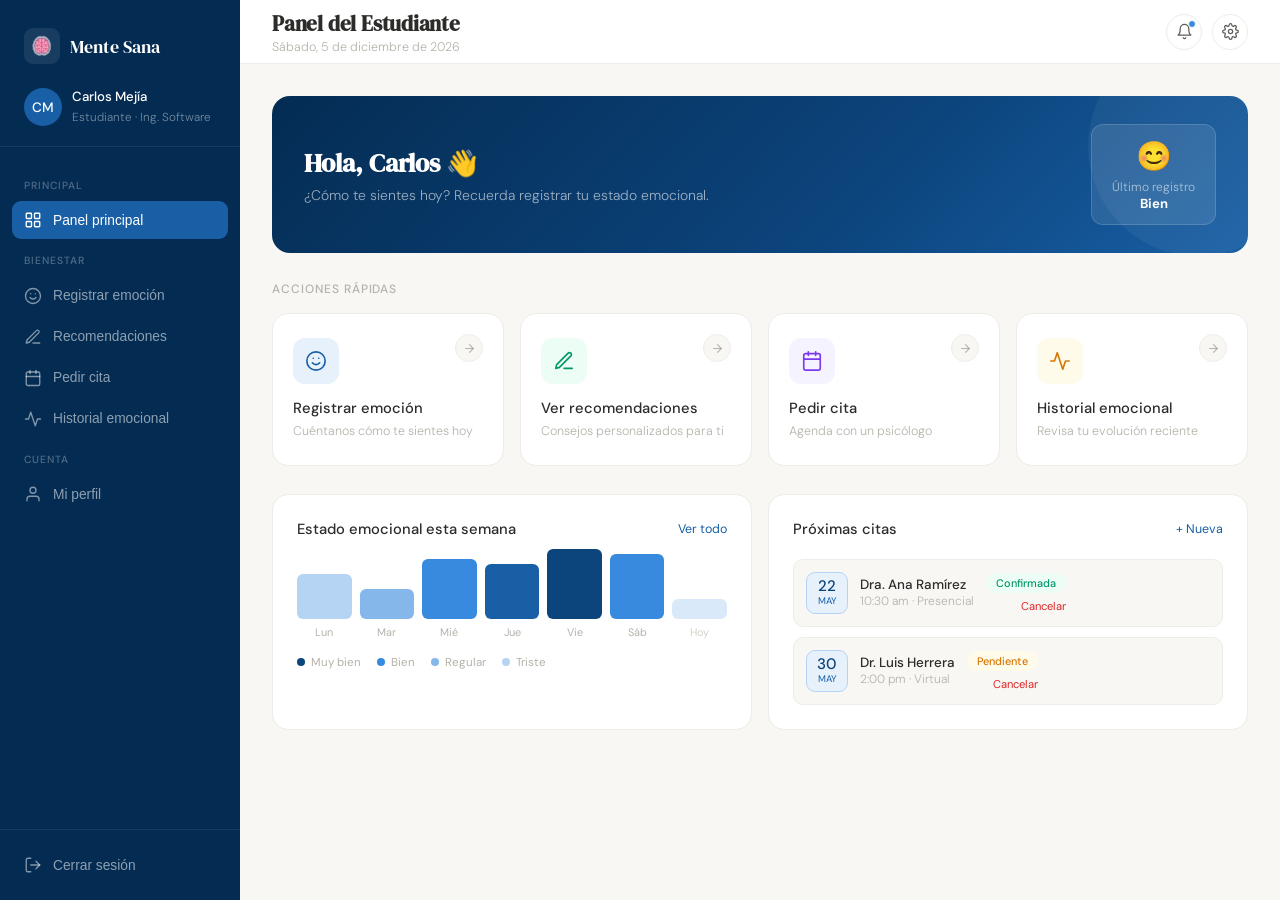
<file: home_estudiante.html>
<!DOCTYPE html>
<html lang="es">
<head>
<meta charset="UTF-8">
<meta name="viewport" content="width=device-width, initial-scale=1.0">
<title>Mente Sana — Mi Panel</title>
<link href="https://fonts.googleapis.com/css2?family=DM+Serif+Display:ital@0;1&family=DM+Sans:opsz,wght@9..40,300;9..40,400;9..40,500&display=swap" rel="stylesheet">
<link rel="stylesheet" href="CSS/estudiante.css">
<link rel="stylesheet" href="CSS/responsive.css">
<link rel="icon" type="image/png" href="IMG/menteSana-logo2.png">
<link rel="icon" type="image/png" href="IMG/menteSana-logo2.png">
</head>
<body>

<!-- SIDEBAR -->
<!-- Sidebar overlay for mobile -->
<div class="sidebar-overlay" id="sidebarOverlay" onclick="closeSidebar()"></div>

<aside class="sidebar" id="sidebar">
  <div class="sidebar-top">
    <div class="s-brand">
      <img src="IMG/menteSana-logo2.png" alt="Logo">
      <span>Mente Sana</span>
    </div>
    <div class="s-profile">
      <div class="s-avatar">CM</div>
      <div class="s-info">
        <p>Carlos Mejía</p>
        <small>Estudiante · Ing. Software</small>
      </div>
    </div>
  </div>

  <nav class="s-nav">
    <div class="s-section">Principal</div>
    <button class="nav-item active" onclick="setActive(this)">
      <svg viewBox="0 0 24 24"><rect x="3" y="3" width="7" height="7" rx="1"/><rect x="14" y="3" width="7" height="7" rx="1"/><rect x="3" y="14" width="7" height="7" rx="1"/><rect x="14" y="14" width="7" height="7" rx="1"/></svg>
      <span>Panel principal</span>
    </button>

    <div class="s-section">Bienestar</div>
    <button class="nav-item" onclick="openModal('modal-emocion'); setActive(this)">
      <svg viewBox="0 0 24 24"><circle cx="12" cy="12" r="10"/><path d="M8 14s1.5 2 4 2 4-2 4-2"/><line x1="9" y1="9" x2="9.01" y2="9"/><line x1="15" y1="9" x2="15.01" y2="9"/></svg>
      <span>Registrar emoción</span>
    </button>
    <button class="nav-item" onclick="openModal('modal-recomendaciones'); setActive(this)">
      <svg viewBox="0 0 24 24"><path d="M12 20h9"/><path d="M16.5 3.5a2.121 2.121 0 0 1 3 3L7 19l-4 1 1-4L16.5 3.5z"/></svg>
      <span>Recomendaciones</span>
    </button>
    <button class="nav-item" onclick="openModal('modal-cita'); setActive(this)">
      <svg viewBox="0 0 24 24"><rect x="3" y="4" width="18" height="18" rx="2"/><line x1="16" y1="2" x2="16" y2="6"/><line x1="8" y1="2" x2="8" y2="6"/><line x1="3" y1="10" x2="21" y2="10"/></svg>
      <span>Pedir cita</span>
    </button>
    <button class="nav-item" onclick="openModal('modal-historial'); setActive(this)">
      <svg viewBox="0 0 24 24"><polyline points="22 12 18 12 15 21 9 3 6 12 2 12"/></svg>
      <span>Historial emocional</span>
    </button>

    <div class="s-section">Cuenta</div>
    <button class="nav-item" onclick="setActive(this)">
      <svg viewBox="0 0 24 24"><path d="M20 21v-2a4 4 0 0 0-4-4H8a4 4 0 0 0-4 4v2"/><circle cx="12" cy="7" r="4"/></svg>
      <span>Mi perfil</span>
    </button>
  </nav>

  <div class="s-bottom">
    <button class="nav-item" onclick="window.location.href='index.html'">
      <svg viewBox="0 0 24 24"><path d="M9 21H5a2 2 0 0 1-2-2V5a2 2 0 0 1 2-2h4"/><polyline points="16 17 21 12 16 7"/><line x1="21" y1="12" x2="9" y2="12"/></svg>
      <span>Cerrar sesión</span>
    </button>
  </div>
</aside>

<!-- MAIN -->
<div class="main">

  <!-- topbar -->
  <header class="topbar">
    <button class="hamburger" id="hamburgerBtn" onclick="toggleSidebar()" aria-label="Menú">
      <svg viewBox="0 0 24 24"><line x1="3" y1="6" x2="21" y2="6"/><line x1="3" y1="12" x2="21" y2="12"/><line x1="3" y1="18" x2="21" y2="18"/></svg>
    </button>
    <div class="topbar-left">
      <h1>Panel del Estudiante</h1>
      <p id="fecha-hoy"></p>
    </div>
    <div class="topbar-right">
      <button class="tb-btn" aria-label="Notificaciones">
        <svg viewBox="0 0 24 24"><path d="M18 8A6 6 0 0 0 6 8c0 7-3 9-3 9h18s-3-2-3-9"/><path d="M13.73 21a2 2 0 0 1-3.46 0"/></svg>
        <span class="badge"></span>
      </button>
      <button class="tb-btn" aria-label="Configuración">
        <svg viewBox="0 0 24 24"><circle cx="12" cy="12" r="3"/><path d="M19.4 15a1.65 1.65 0 0 0 .33 1.82l.06.06a2 2 0 0 1-2.83 2.83l-.06-.06a1.65 1.65 0 0 0-1.82-.33 1.65 1.65 0 0 0-1 1.51V21a2 2 0 0 1-4 0v-.09A1.65 1.65 0 0 0 9 19.4a1.65 1.65 0 0 0-1.82.33l-.06.06a2 2 0 0 1-2.83-2.83l.06-.06A1.65 1.65 0 0 0 4.68 15a1.65 1.65 0 0 0-1.51-1H3a2 2 0 0 1 0-4h.09A1.65 1.65 0 0 0 4.6 9a1.65 1.65 0 0 0-.33-1.82l-.06-.06a2 2 0 0 1 2.83-2.83l.06.06A1.65 1.65 0 0 0 9 4.68a1.65 1.65 0 0 0 1-1.51V3a2 2 0 0 1 4 0v.09a1.65 1.65 0 0 0 1 1.51 1.65 1.65 0 0 0 1.82-.33l.06-.06a2 2 0 0 1 2.83 2.83l-.06.06A1.65 1.65 0 0 0 19.4 9a1.65 1.65 0 0 0 1.51 1H21a2 2 0 0 1 0 4h-.09a1.65 1.65 0 0 0-1.51 1z"/></svg>
      </button>
    </div>
  </header>

  <div class="content">

    <!-- greeting -->
    <div class="greeting">
      <div class="greeting-text">
        <h2>Hola, Carlos 👋</h2>
        <p>¿Cómo te sientes hoy? Recuerda registrar tu estado emocional.</p>
      </div>
      <div class="greeting-mood">
        <div class="mood-emoji" id="last-mood-emoji">😊</div>
        <p>Último registro</p>
        <strong id="last-mood-label">Bien</strong>
      </div>
    </div>

    <!-- quick actions -->
    <div class="section-title">Acciones rápidas</div>
    <div class="actions-grid">

      <div class="action-card blue" onclick="openModal('modal-emocion')">
        <div class="ac-icon">
          <svg viewBox="0 0 24 24"><circle cx="12" cy="12" r="10"/><path d="M8 14s1.5 2 4 2 4-2 4-2"/><line x1="9" y1="9" x2="9.01" y2="9"/><line x1="15" y1="9" x2="15.01" y2="9"/></svg>
        </div>
        <div class="ac-body">
          <h3>Registrar emoción</h3>
          <p>Cuéntanos cómo te sientes hoy</p>
        </div>
        <div class="ac-arrow"><svg viewBox="0 0 24 24"><line x1="5" y1="12" x2="19" y2="12"/><polyline points="12 5 19 12 12 19"/></svg></div>
      </div>

      <div class="action-card green" onclick="openModal('modal-recomendaciones')">
        <div class="ac-icon" style="background:var(--green-bg)">
          <svg viewBox="0 0 24 24" style="stroke:var(--green)"><path d="M12 20h9"/><path d="M16.5 3.5a2.121 2.121 0 0 1 3 3L7 19l-4 1 1-4L16.5 3.5z"/></svg>
        </div>
        <div class="ac-body">
          <h3>Ver recomendaciones</h3>
          <p>Consejos personalizados para ti</p>
        </div>
        <div class="ac-arrow"><svg viewBox="0 0 24 24"><line x1="5" y1="12" x2="19" y2="12"/><polyline points="12 5 19 12 12 19"/></svg></div>
      </div>

      <div class="action-card purple" onclick="openModal('modal-cita')">
        <div class="ac-icon" style="background:var(--purple-bg)">
          <svg viewBox="0 0 24 24" style="stroke:var(--purple)"><rect x="3" y="4" width="18" height="18" rx="2"/><line x1="16" y1="2" x2="16" y2="6"/><line x1="8" y1="2" x2="8" y2="6"/><line x1="3" y1="10" x2="21" y2="10"/></svg>
        </div>
        <div class="ac-body">
          <h3>Pedir cita</h3>
          <p>Agenda con un psicólogo</p>
        </div>
        <div class="ac-arrow"><svg viewBox="0 0 24 24"><line x1="5" y1="12" x2="19" y2="12"/><polyline points="12 5 19 12 12 19"/></svg></div>
      </div>

      <div class="action-card amber" onclick="openModal('modal-historial')">
        <div class="ac-icon" style="background:var(--amber-bg)">
          <svg viewBox="0 0 24 24" style="stroke:var(--amber)"><polyline points="22 12 18 12 15 21 9 3 6 12 2 12"/></svg>
        </div>
        <div class="ac-body">
          <h3>Historial emocional</h3>
          <p>Revisa tu evolución reciente</p>
        </div>
        <div class="ac-arrow"><svg viewBox="0 0 24 24"><line x1="5" y1="12" x2="19" y2="12"/><polyline points="12 5 19 12 12 19"/></svg></div>
      </div>

    </div>

    <!-- bottom widgets -->
    <div class="bottom-grid">

      <!-- mood chart -->
      <div class="widget">
        <div class="widget-head">
          <h3>Estado emocional esta semana</h3>
          <a href="#" onclick="openModal('modal-historial'); return false;">Ver todo</a>
        </div>
        <div class="mood-week">
          <div class="mood-bar-wrap">
            <div class="mood-bar" style="height:45px;background:#B5D4F4;border-radius:6px" title="Lun: Regular"></div>
            <span>Lun</span>
          </div>
          <div class="mood-bar-wrap">
            <div class="mood-bar" style="height:30px;background:#85B7EB;border-radius:6px" title="Mar: Triste"></div>
            <span>Mar</span>
          </div>
          <div class="mood-bar-wrap">
            <div class="mood-bar" style="height:60px;background:#378ADD;border-radius:6px" title="Mié: Bien"></div>
            <span>Mié</span>
          </div>
          <div class="mood-bar-wrap">
            <div class="mood-bar" style="height:55px;background:#185FA5;border-radius:6px" title="Jue: Bien"></div>
            <span>Jue</span>
          </div>
          <div class="mood-bar-wrap">
            <div class="mood-bar" style="height:70px;background:#0C447C;border-radius:6px" title="Vie: Muy bien"></div>
            <span>Vie</span>
          </div>
          <div class="mood-bar-wrap">
            <div class="mood-bar" style="height:65px;background:#378ADD;border-radius:6px" title="Sáb: Bien"></div>
            <span>Sáb</span>
          </div>
          <div class="mood-bar-wrap">
            <div class="mood-bar" id="bar-hoy" style="height:20px;background:#B5D4F4;border-radius:6px;opacity:.5"></div>
            <span style="color:#D3D1C7">Hoy</span>
          </div>
        </div>
        <div class="mood-legend">
          <div class="ml-item"><div class="ml-dot" style="background:#0C447C"></div><span>Muy bien</span></div>
          <div class="ml-item"><div class="ml-dot" style="background:#378ADD"></div><span>Bien</span></div>
          <div class="ml-item"><div class="ml-dot" style="background:#85B7EB"></div><span>Regular</span></div>
          <div class="ml-item"><div class="ml-dot" style="background:#B5D4F4"></div><span>Triste</span></div>
        </div>
      </div>

      <!-- appointments -->
      <div class="widget">
        <div class="widget-head">
          <h3>Próximas citas</h3>
          <a href="#" onclick="openModal('modal-cita'); return false;">+ Nueva</a>
        </div>
        <div class="appt-list" id="appt-lista">
        </div>
      </div>

    </div>
  </div>
</div>

<!-- ═══════════ MODALES ═══════════ -->

<!-- Registrar emoción -->
<div class="modal-bg" id="modal-emocion">
  <div class="modal">
    <div class="modal-head">
      <h2>¿Cómo te sientes hoy?</h2>
      <button class="close-btn" onclick="closeModal('modal-emocion')">
        <svg viewBox="0 0 24 24"><line x1="18" y1="6" x2="6" y2="18"/><line x1="6" y1="6" x2="18" y2="18"/></svg>
      </button>
    </div>
    <div class="mood-picker" id="mood-picker">
      <button class="mood-opt" onclick="selectMood(this)" data-val="muy-bien">
        <span class="em">😄</span><span>Muy bien</span>
      </button>
      <button class="mood-opt" onclick="selectMood(this)" data-val="bien">
        <span class="em">😊</span><span>Bien</span>
      </button>
      <button class="mood-opt" onclick="selectMood(this)" data-val="regular">
        <span class="em">😐</span><span>Regular</span>
      </button>
      <button class="mood-opt" onclick="selectMood(this)" data-val="triste">
        <span class="em">😔</span><span>Triste</span>
      </button>
      <button class="mood-opt" onclick="selectMood(this)" data-val="mal">
        <span class="em">😞</span><span>Muy mal</span>
      </button>
    </div>
    <label for="nota-emocion">Nota opcional</label>
    <textarea id="nota-emocion" placeholder="¿Quieres contar algo más sobre cómo te sientes?"></textarea>
    <button class="modal-btn" onclick="guardarEmocion()">Guardar registro</button>
  </div>
</div>

<!-- Recomendaciones -->
<div class="modal-bg" id="modal-recomendaciones">
  <div class="modal" style="max-width:520px">
    <div class="modal-head">
      <h2>Recomendaciones</h2>
      <button class="close-btn" onclick="closeModal('modal-recomendaciones')">
        <svg viewBox="0 0 24 24"><line x1="18" y1="6" x2="6" y2="18"/><line x1="6" y1="6" x2="18" y2="18"/></svg>
      </button>
    </div>
    <p id="recs-subtitulo" style="font-size:.83rem;color:var(--g700);font-weight:300;margin-bottom:1.25rem;line-height:1.6">Basado en tu estado emocional reciente, aquí tienes algunas sugerencias:</p>
    <div id="recs-lista" style="display:flex;flex-direction:column;gap:10px"></div>
    <button class="modal-btn" style="margin-top:1.5rem" onclick="closeModal('modal-recomendaciones')">Entendido</button>
  </div>
</div>

<!-- Pedir cita -->
<div class="modal-bg" id="modal-cita">
  <div class="modal">
    <div class="modal-head">
      <h2>Agendar cita</h2>
      <button class="close-btn" onclick="closeModal('modal-cita')">
        <svg viewBox="0 0 24 24"><line x1="18" y1="6" x2="6" y2="18"/><line x1="6" y1="6" x2="18" y2="18"/></svg>
      </button>
    </div>
    <div style="margin-bottom:1.15rem">
      <label>Psicólogo</label>
      <select id="cita-psicologo">
        <option value="">Selecciona un profesional</option>
        <option>Dra. Ana Ramírez</option>
        <option>Dr. Luis Herrera</option>
        <option>Dra. Camila Torres</option>
      </select>
    </div>
    <div style="margin-bottom:1.15rem">
      <label>Modalidad</label>
      <select id="cita-modalidad">
        <option>Presencial</option>
        <option>Virtual</option>
      </select>
    </div>
    <div class="date-time-row">
      <div>
        <label>Fecha</label>
        <input type="date" id="fecha-cita">
      </div>
      <div>
        <label>Hora</label>
        <select id="cita-hora">
          <option>08:00 am</option>
          <option>09:00 am</option>
          <option>10:00 am</option>
          <option>10:30 am</option>
          <option>11:00 am</option>
          <option>02:00 pm</option>
          <option>03:00 pm</option>
          <option>04:00 pm</option>
        </select>
      </div>
    </div>
    <div style="margin-bottom:1.25rem">
      <label>Motivo (opcional)</label>
      <textarea id="cita-motivo" style="height:75px;margin-bottom:0" placeholder="Describe brevemente el motivo de la cita..."></textarea>
    </div>
    <button class="modal-btn" onclick="agendarCita()">Solicitar cita</button>
  </div>
</div>

<!-- Historial emocional -->
<div class="modal-bg" id="modal-historial">
  <div class="modal" style="max-width:520px">
    <div class="modal-head">
      <h2>Historial emocional</h2>
      <button class="close-btn" onclick="closeModal('modal-historial')">
        <svg viewBox="0 0 24 24"><line x1="18" y1="6" x2="6" y2="18"/><line x1="6" y1="6" x2="18" y2="18"/></svg>
      </button>
    </div>
    <p style="font-size:.82rem;color:var(--g400);font-weight:300;margin-bottom:1.25rem">Tus últimos 7 registros emocionales</p>
    <div id="historial-lista" style="display:flex;flex-direction:column;gap:8px">
    </div>
    <button class="modal-btn" style="margin-top:1.5rem;background:white;color:var(--b600);border:1.5px solid var(--b100)" onclick="closeModal('modal-historial')">Cerrar</button>
  </div>
</div>

<!-- Toast -->
<div class="toast" id="toast">
  <svg viewBox="0 0 24 24"><polyline points="20 6 9 17 4 12"/></svg>
  <span id="toast-msg">Registro guardado correctamente</span>
</div>

<script>
  /* Fecha de hoy */
  const dias = ['Domingo','Lunes','Martes','Miércoles','Jueves','Viernes','Sábado'];
  const meses = ['enero','febrero','marzo','abril','mayo','junio','julio','agosto','septiembre','octubre','noviembre','diciembre'];
  const hoy = new Date();
  document.getElementById('fecha-hoy').textContent =
    `${dias[hoy.getDay()]}, ${hoy.getDate()} de ${meses[hoy.getMonth()]} de ${hoy.getFullYear()}`;

  /* Pre-fill fecha cita */
  const fechaInput = document.getElementById('fecha-cita');
  if (fechaInput) fechaInput.valueAsDate = new Date(hoy.getTime() + 7 * 86400000);

  /* ── Datos de emociones ── */
  const MOOD_META = {
    'muy-bien': { emoji: '😄', label: 'Muy bien',  color: '#0C447C', bg: '#ECFDF5', textColor: 'var(--green)', barH: 70 },
    'bien':     { emoji: '😊', label: 'Bien',      color: '#378ADD', bg: 'var(--b50)', textColor: 'var(--b600)', barH: 60 },
    'regular':  { emoji: '😐', label: 'Regular',   color: '#85B7EB', bg: 'var(--amber-bg)', textColor: 'var(--amber)', barH: 45 },
    'triste':   { emoji: '😔', label: 'Triste',    color: '#B5D4F4', bg: '#FDF2F8', textColor: '#BE185D', barH: 30 },
    'mal':      { emoji: '😞', label: 'Muy mal',   color: '#FECACA', bg: '#FEF2F2', textColor: '#DC2626', barH: 18 },
  };

  /* Historial inicial (datos demo) */
  const historialInicial = [
    { val: 'bien',     nota: '',                          ts: new Date(hoy - 1 * 86400000) },
    { val: 'muy-bien', nota: 'tuve un examen y me fue bien', ts: new Date(hoy - 2 * 86400000) },
    { val: 'regular',  nota: '',                          ts: new Date(hoy - 3 * 86400000) },
    { val: 'triste',   nota: 'mucho estrés por entregas', ts: new Date(hoy - 4 * 86400000) },
    { val: 'bien',     nota: '',                          ts: new Date(hoy - 5 * 86400000) },
  ];

  let registros = [...historialInicial];

  /* Formato de fecha relativa */
  function formatRelativo(ts) {
    const diff = Math.floor((hoy - ts) / 86400000);
    const hora = ts.toLocaleTimeString('es-CO', { hour: '2-digit', minute: '2-digit' });
    if (diff === 0) return `Hoy a las ${hora}`;
    if (diff === 1) return `Ayer a las ${hora}`;
    return `Hace ${diff} días · ${hora}`;
  }

  /* Renderiza un ítem del historial */
  function crearItemHistorial(reg) {
    const m = MOOD_META[reg.val];
    const texto = reg.nota ? `${m.label} · ${reg.nota}` : m.label;
    const div = document.createElement('div');
    div.style.cssText = 'display:flex;align-items:center;gap:12px;padding:11px 14px;background:var(--g50);border-radius:10px;border:1px solid var(--g100)';
    div.innerHTML = `
      <span style="font-size:1.3rem">${m.emoji}</span>
      <div style="flex:1">
        <p style="font-size:.85rem;font-weight:500;color:var(--g900)">${texto}</p>
        <p style="font-size:.74rem;color:var(--g400);font-weight:300">${formatRelativo(reg.ts)}</p>
      </div>
      <span style="font-size:.74rem;background:${m.bg};color:${m.textColor};padding:3px 10px;border-radius:20px">${m.label}</span>`;
    return div;
  }

  /* Renderiza el historial completo */
  function renderHistorial() {
    const lista = document.getElementById('historial-lista');
    lista.innerHTML = '';
    registros.slice(0, 7).forEach(r => lista.appendChild(crearItemHistorial(r)));
  }

  /* Actualiza la tarjeta "Último registro" del greeting */
  function actualizarUltimoRegistro(val) {
    const m = MOOD_META[val];
    document.getElementById('last-mood-emoji').textContent = m.emoji;
    document.getElementById('last-mood-label').textContent = m.label;
  }

  /* Actualiza la barra "Hoy" en la gráfica semanal */
  function actualizarBarraHoy(val) {
    const m = MOOD_META[val];
    const bar = document.getElementById('bar-hoy');
    bar.style.height = m.barH + 'px';
    bar.style.background = m.color;
    bar.style.opacity = '1';
    bar.parentElement.querySelector('span').style.color = '';
  }

  /* Render inicial del historial */
  renderHistorial();

  /* ──────────────────────────── */

  /* Sidebar active */
  function setActive(el) {
    document.querySelectorAll('.nav-item').forEach(b => b.classList.remove('active'));
    el.classList.add('active');
  }

  /* Modales */
  function openModal(id) {
    document.getElementById(id).classList.add('open');
    document.body.style.overflow = 'hidden';
    if (id === 'modal-recomendaciones') renderRecs();
  }
  function closeModal(id) {
    document.getElementById(id).classList.remove('open');
    document.body.style.overflow = '';
  }
  document.querySelectorAll('.modal-bg').forEach(bg => {
    bg.addEventListener('click', e => { if (e.target === bg) closeModal(bg.id); });
  });

  /* Mood selection */
  function selectMood(el) {
    document.querySelectorAll('.mood-opt').forEach(b => b.classList.remove('sel'));
    el.classList.add('sel');
  }

  /* Toast */
  function showToast(msg) {
    const t = document.getElementById('toast');
    document.getElementById('toast-msg').textContent = msg;
    t.classList.add('show');
    setTimeout(() => t.classList.remove('show'), 3000);
  }

  /* Guardar emoción */
  function guardarEmocion() {
    const sel = document.querySelector('.mood-opt.sel');
    if (!sel) { alert('Por favor selecciona cómo te sientes.'); return; }

    const val  = sel.dataset.val;
    const nota = document.getElementById('nota-emocion').value.trim();
    const nuevo = { val, nota, ts: new Date() };

    /* 1. Agregar al historial */
    registros.unshift(nuevo);
    renderHistorial();

    /* 2. Actualizar "Último registro" en el dashboard */
    actualizarUltimoRegistro(val);

    /* 3. Actualizar barra de hoy en la gráfica */
    actualizarBarraHoy(val);

    /* 4. Cerrar modal y limpiar */
    closeModal('modal-emocion');
    showToast('✓ Estado emocional registrado correctamente');
    document.getElementById('nota-emocion').value = '';
    document.querySelectorAll('.mood-opt').forEach(b => b.classList.remove('sel'));
  }

  /* ── Citas ── */
  const MESES_CORTOS = ['Ene','Feb','Mar','Abr','May','Jun','Jul','Ago','Sep','Oct','Nov','Dic'];

  /* Citas iniciales demo */
  const citasDemo = [
    { id: 1, psicologo: 'Dra. Ana Ramírez',  hora: '10:30 am', modalidad: 'Presencial', fecha: new Date(2026, 4, 22), estado: 'confirmed' },
    { id: 2, psicologo: 'Dr. Luis Herrera',   hora: '2:00 pm',  modalidad: 'Virtual',    fecha: new Date(2026, 4, 30), estado: 'pending'   },
  ];

  /* Carga citas del estudiante desde localStorage (las que él mismo agendó) */
  function cargarCitasLS() {
    try { return JSON.parse(localStorage.getItem('ms_citas_estudiante') || '[]'); } catch { return []; }
  }
  function guardarCitasLS(arr) {
    localStorage.setItem('ms_citas_estudiante', JSON.stringify(arr));
  }

  let citasEstudiante = cargarCitasLS();
  let nextCitaId = citasEstudiante.length ? Math.max(...citasEstudiante.map(c => c.id)) + 1 : 100;

  /* Lista combinada para mostrar al estudiante */
  function getCitasActivas() {
    const canceladasLS = citasEstudiante.filter(c => c.estado === 'cancelled').map(c => c.id);
    const demo = citasDemo
      .filter(c => !canceladasLS.includes(c.id))
      .map(c => ({ ...c, fecha: c.fecha.getTime(), fromDemo: true }));
    const propias = citasEstudiante.filter(c => c.estado !== 'cancelled');
    return [...demo, ...propias]
      .map(c => ({ ...c, fechaObj: new Date(c.fecha) }))
      .sort((a, b) => a.fechaObj - b.fechaObj);
  }

  function renderCitas() {
    const lista = document.getElementById('appt-lista');
    lista.innerHTML = '';
    const activas = getCitasActivas();

    if (activas.length === 0) {
      lista.innerHTML = `<p style="font-size:.82rem;color:var(--g400);font-weight:300;padding:8px 0">No tienes citas próximas. <a href="#" onclick="openModal('modal-cita');return false;" style="color:var(--b500)">Agenda una.</a></p>`;
      return;
    }

    activas.forEach(c => {
      const div = document.createElement('div');
      div.className = 'appt-item';
      div.innerHTML = `
        <div class="appt-date">
          <span class="day">${c.fechaObj.getDate()}</span>
          <span class="mon">${MESES_CORTOS[c.fechaObj.getMonth()]}</span>
        </div>
        <div class="appt-info">
          <h4>${c.psicologo}</h4>
          <p>${c.hora} · ${c.modalidad}</p>
        </div>
        <div style="display:flex;flex-direction:column;align-items:flex-end;gap:6px">
          <span class="appt-badge ${c.estado}">${c.estado === 'confirmed' ? 'Confirmada' : 'Pendiente'}</span>
          <button onclick="cancelarCita(${c.id}, ${!!c.fromDemo})" style="font-size:.70rem;color:#DC2626;background:none;border:none;cursor:pointer;padding:0;font-family:inherit;font-weight:400">Cancelar</button>
        </div>`;
      lista.appendChild(div);
    });
  }

  function cancelarCita(id, esDemo) {
    if (!confirm('¿Seguro que deseas cancelar esta cita?')) return;
    if (esDemo) {
      /* Marca la cita demo como cancelada en localStorage */
      const yaExiste = citasEstudiante.find(c => c.id === id);
      if (!yaExiste) citasEstudiante.push({ id, estado: 'cancelled', fromDemo: true });
      else yaExiste.estado = 'cancelled';
    } else {
      const cita = citasEstudiante.find(c => c.id === id);
      if (cita) cita.estado = 'cancelled';
    }
    guardarCitasLS(citasEstudiante);
    renderCitas();
    showToast('✓ Cita cancelada correctamente');
  }

  /* Agendar cita */
  function agendarCita() {
    const psicologo = document.getElementById('cita-psicologo').value;
    const modalidad = document.getElementById('cita-modalidad').value;
    const fechaVal  = document.getElementById('fecha-cita').value;
    const hora      = document.getElementById('cita-hora').value;
    const motivo    = document.getElementById('cita-motivo').value.trim();

    if (!psicologo) { alert('Por favor selecciona un psicólogo.'); return; }
    if (!fechaVal)  { alert('Por favor selecciona una fecha.'); return; }

    const [y, m, d] = fechaVal.split('-').map(Number);
    const nueva = {
      id: nextCitaId++,
      psicologo, hora, modalidad, motivo,
      fecha: new Date(y, m - 1, d).getTime(),
      estado: 'pending',
    };

    citasEstudiante.push(nueva);
    guardarCitasLS(citasEstudiante);
    renderCitas();

    closeModal('modal-cita');
    showToast('✓ Solicitud de cita enviada a Bienestar');

    /* Limpiar form */
    document.getElementById('cita-psicologo').value = '';
    document.getElementById('cita-motivo').value = '';
  }

  /* ── Recomendaciones (sincronizadas con admin via localStorage) ── */
  const RECS_DEFAULT = [
    { id:1, titulo:'Respiración consciente', emoji:'🧘', emocion:'Triste',   categoria:'Mindfulness',       desc:'Dedica 5 minutos al día a ejercicios de respiración profunda para reducir el estrés académico y calmar la mente.' },
    { id:2, titulo:'Caminata diaria',        emoji:'🚶', emocion:'Regular',  categoria:'Actividad física',  desc:'Una caminata de 20 minutos al aire libre puede mejorar significativamente tu estado de ánimo y tu nivel de concentración.' },
    { id:3, titulo:'Diario de gratitud',     emoji:'📓', emocion:'Triste',   categoria:'Hábitos saludables',desc:'Escribe 3 cosas positivas de tu día antes de dormir para reforzar el bienestar emocional y cambiar el foco mental.' },
    { id:4, titulo:'Habla con alguien',      emoji:'💬', emocion:'Muy mal',  categoria:'Apoyo social',      desc:'Si sientes que necesitas apoyo adicional, no dudes en agendar una cita con el equipo de Bienestar universitario.' },
    { id:5, titulo:'Técnica Pomodoro',       emoji:'⏱️', emocion:'Regular',  categoria:'Académico',         desc:'Organiza tu estudio en bloques de 25 minutos con pausas de 5. Mejora la productividad y reduce el agotamiento mental.' },
    { id:6, titulo:'Celebra tus logros',     emoji:'🎉', emocion:'Muy bien', categoria:'Hábitos saludables',desc:'Reconocer y celebrar tus avances, por pequeños que sean, refuerza la motivación y el bienestar emocional.' },
  ];

  const PALETA = [
    'var(--b50)',       'var(--green-bg)', 'var(--purple-bg)',
    'var(--amber-bg)', '#FDF2F8',         '#ECFDF5',
  ];
  const BORDE = [
    'var(--b100)', '#A7F3D0', '#DDD6FE',
    '#FDE68A',    '#FBCFE8', '#6EE7B7',
  ];

  function cargarRecs() {
    try {
      const ls = localStorage.getItem('ms_recomendaciones');
      return ls ? JSON.parse(ls) : RECS_DEFAULT;
    } catch { return RECS_DEFAULT; }
  }

  /* Mapa de valor interno → etiqueta que usa el admin en RECS_DEFAULT */
  const MOOD_LABEL_MAP = {
    'muy-bien': 'Muy bien',
    'bien':     'Bien',
    'regular':  'Regular',
    'triste':   'Triste',
    'mal':      'Muy mal',
  };

  function renderRecs() {
    const lista = document.getElementById('recs-lista');
    const subtitulo = document.getElementById('recs-subtitulo');
    const todasRecs = cargarRecs();

    if (!todasRecs.length) {
      lista.innerHTML = '<p style="font-size:.83rem;color:var(--g400)">No hay recomendaciones disponibles por el momento.</p>';
      return;
    }

    // Obtener la última emoción registrada
    const ultimaEmocion = registros.length ? registros[0].val : null;
    const ultimaEtiqueta = ultimaEmocion ? MOOD_LABEL_MAP[ultimaEmocion] : null;
    const ultimaEmoji = ultimaEmocion ? MOOD_META[ultimaEmocion].emoji : '';

    // Filtrar recomendaciones que coincidan con la última emoción
    // Las recomendaciones del admin usan la etiqueta legible (ej: 'Triste', 'Bien')
    // También incluir las de categoría 'General' si existen
    let recs = ultimaEtiqueta
      ? todasRecs.filter(r =>
          !r.emocion ||
          r.emocion === 'General' ||
          r.emocion.toLowerCase() === ultimaEtiqueta.toLowerCase()
        )
      : todasRecs;

    // Si no hay recomendaciones específicas para esa emoción, mostrar todas
    if (recs.length === 0) recs = todasRecs;

    // Actualizar subtítulo
    if (subtitulo) {
      subtitulo.innerHTML = ultimaEtiqueta
        ? `Tu último registro fue <strong>${ultimaEmoji} ${ultimaEtiqueta}</strong>. Aquí tienes sugerencias para ti:`
        : 'Basado en tu estado emocional reciente, aquí tienes algunas sugerencias:';
    }

    lista.innerHTML = recs.map((r, i) => {
      const bg = PALETA[i % PALETA.length];
      const bo = BORDE[i % BORDE.length];
      return `<div style="background:${bg};border:1px solid ${bo};border-radius:12px;padding:14px 16px;display:flex;gap:12px;align-items:flex-start">
        <span style="font-size:1.4rem">${r.emoji}</span>
        <div>
          <p style="font-size:.86rem;font-weight:500;color:var(--g900);margin-bottom:3px">${r.titulo}</p>
          <p style="font-size:.78rem;color:var(--g700);font-weight:300;line-height:1.5">${r.desc}</p>
        </div>
      </div>`;
    }).join('');
  }



  renderCitas();

</script>

<script>
/* ── Sidebar responsive ── */
function toggleSidebar() {
  document.getElementById('sidebar').classList.toggle('open');
  document.getElementById('sidebarOverlay').classList.toggle('open');
  document.body.style.overflow =
    document.getElementById('sidebar').classList.contains('open') ? 'hidden' : '';
}
function closeSidebar() {
  document.getElementById('sidebar').classList.remove('open');
  document.getElementById('sidebarOverlay').classList.remove('open');
  document.body.style.overflow = '';
}
// Close sidebar on nav item click (mobile)
document.querySelectorAll('.nav-item').forEach(btn => {
  btn.addEventListener('click', () => {
    if (window.innerWidth <= 900) closeSidebar();
  });
});
// Close on Escape
document.addEventListener('keydown', e => { if (e.key === 'Escape') closeSidebar(); });
</script>

</body>
</html>
</file>
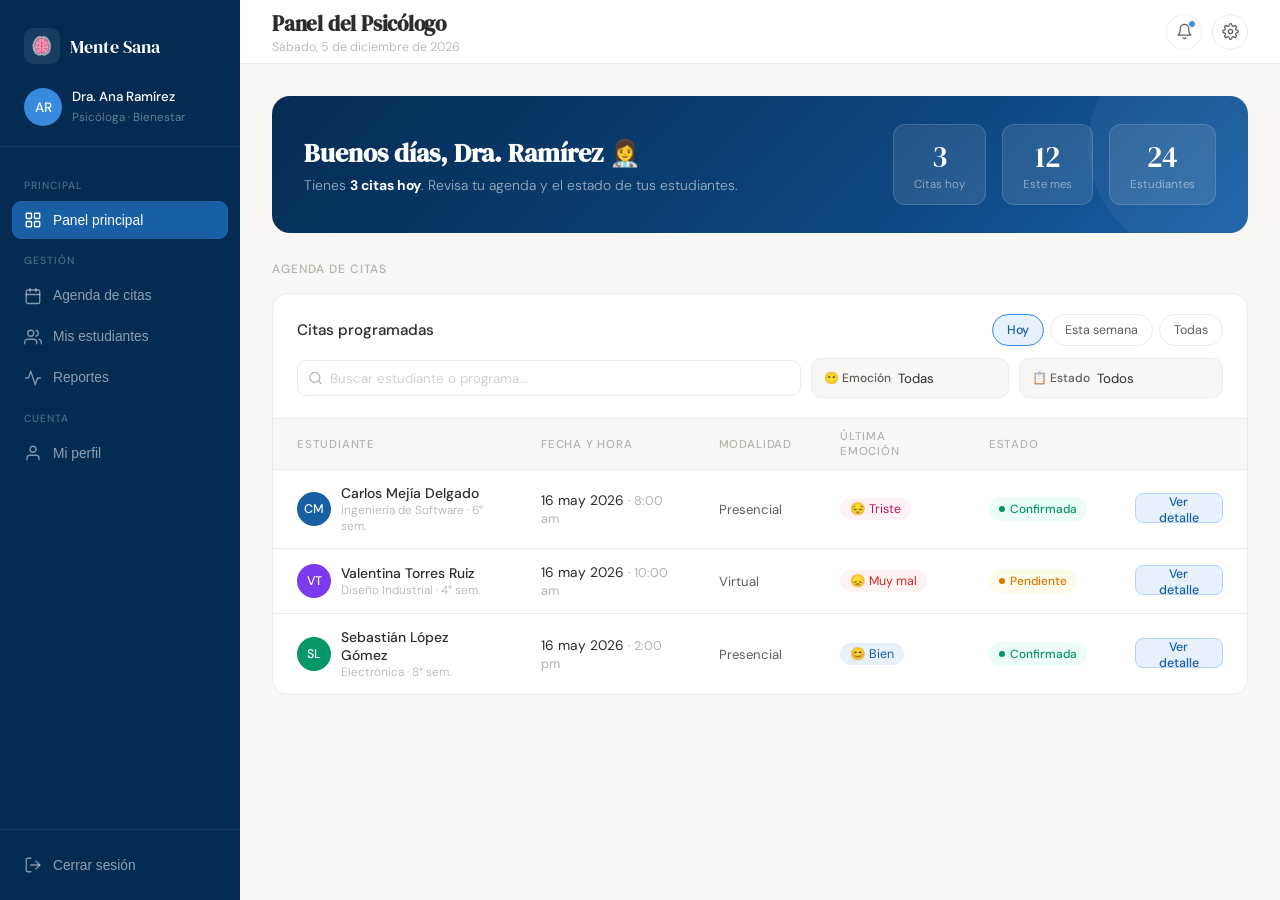
<file: home_psicologo.html>
<!DOCTYPE html>
<html lang="es">
<head>
<meta charset="UTF-8">
<meta name="viewport" content="width=device-width, initial-scale=1.0">
<title>Mente Sana — Panel Psicólogo</title>
<link href="https://fonts.googleapis.com/css2?family=DM+Serif+Display:ital@0;1&family=DM+Sans:opsz,wght@9..40,300;9..40,400;9..40,500&display=swap" rel="stylesheet">
<link rel="stylesheet" href="CSS/psicologo.css">
<link rel="stylesheet" href="CSS/responsive.css">
<link rel="icon" type="image/png" href="IMG/menteSana-logo2.png">
</head>
<body>

<!-- SIDEBAR -->
<!-- Sidebar overlay for mobile -->
<div class="sidebar-overlay" id="sidebarOverlay" onclick="closeSidebar()"></div>

<aside class="sidebar" id="sidebar">
  <div class="s-top">
    <div class="s-brand">
      <img src="IMG/menteSana-logo2.png" alt="Logo">
      <span>Mente Sana</span>
    </div>
    <div class="s-profile">
      <div class="s-av">AR</div>
      <div class="s-info">
        <p>Dra. Ana Ramírez</p>
        <small>Psicóloga · Bienestar</small>
      </div>
    </div>
  </div>
  <nav class="s-nav">
    <div class="s-sec">Principal</div>
    <button class="nav-item active" onclick="setActive(this)">
      <svg viewBox="0 0 24 24"><rect x="3" y="3" width="7" height="7" rx="1"/><rect x="14" y="3" width="7" height="7" rx="1"/><rect x="3" y="14" width="7" height="7" rx="1"/><rect x="14" y="14" width="7" height="7" rx="1"/></svg>
      <span>Panel principal</span>
    </button>
    <div class="s-sec">Gestión</div>
    <button class="nav-item" onclick="setActive(this); scrollTo(0,200)">
      <svg viewBox="0 0 24 24"><rect x="3" y="4" width="18" height="18" rx="2"/><line x1="16" y1="2" x2="16" y2="6"/><line x1="8" y1="2" x2="8" y2="6"/><line x1="3" y1="10" x2="21" y2="10"/></svg>
      <span>Agenda de citas</span>
    </button>
    <button class="nav-item" onclick="setActive(this)">
      <svg viewBox="0 0 24 24"><path d="M17 21v-2a4 4 0 0 0-4-4H5a4 4 0 0 0-4 4v2"/><circle cx="9" cy="7" r="4"/><path d="M23 21v-2a4 4 0 0 0-3-3.87"/><path d="M16 3.13a4 4 0 0 1 0 7.75"/></svg>
      <span>Mis estudiantes</span>
    </button>
    <button class="nav-item" onclick="setActive(this)">
      <svg viewBox="0 0 24 24"><polyline points="22 12 18 12 15 21 9 3 6 12 2 12"/></svg>
      <span>Reportes</span>
    </button>
    <div class="s-sec">Cuenta</div>
    <button class="nav-item" onclick="setActive(this)">
      <svg viewBox="0 0 24 24"><path d="M20 21v-2a4 4 0 0 0-4-4H8a4 4 0 0 0-4 4v2"/><circle cx="12" cy="7" r="4"/></svg>
      <span>Mi perfil</span>
    </button>
  </nav>
  <div class="s-bottom">
    <button class="nav-item" onclick="window.location.href='index.html'">
      <svg viewBox="0 0 24 24"><path d="M9 21H5a2 2 0 0 1-2-2V5a2 2 0 0 1 2-2h4"/><polyline points="16 17 21 12 16 7"/><line x1="21" y1="12" x2="9" y2="12"/></svg>
      <span>Cerrar sesión</span>
    </button>
  </div>
</aside>

<!-- MAIN -->
<div class="main">
  <header class="topbar">
    <button class="hamburger" id="hamburgerBtn" onclick="toggleSidebar()" aria-label="Menú">
      <svg viewBox="0 0 24 24"><line x1="3" y1="6" x2="21" y2="6"/><line x1="3" y1="12" x2="21" y2="12"/><line x1="3" y1="18" x2="21" y2="18"/></svg>
    </button>
    <div>
      <h1>Panel del Psicólogo</h1>
      <p id="fecha-hoy"></p>
    </div>
    <div class="tb-right">
      <button class="tb-btn"><svg viewBox="0 0 24 24"><path d="M18 8A6 6 0 0 0 6 8c0 7-3 9-3 9h18s-3-2-3-9"/><path d="M13.73 21a2 2 0 0 1-3.46 0"/></svg><span class="badge"></span></button>
      <button class="tb-btn"><svg viewBox="0 0 24 24"><circle cx="12" cy="12" r="3"/><path d="M19.4 15a1.65 1.65 0 0 0 .33 1.82l.06.06a2 2 0 0 1-2.83 2.83l-.06-.06a1.65 1.65 0 0 0-1.82-.33 1.65 1.65 0 0 0-1 1.51V21a2 2 0 0 1-4 0v-.09A1.65 1.65 0 0 0 9 19.4a1.65 1.65 0 0 0-1.82.33l-.06.06a2 2 0 0 1-2.83-2.83l.06-.06A1.65 1.65 0 0 0 4.68 15a1.65 1.65 0 0 0-1.51-1H3a2 2 0 0 1 0-4h.09A1.65 1.65 0 0 0 4.6 9a1.65 1.65 0 0 0-.33-1.82l-.06-.06a2 2 0 0 1 2.83-2.83l.06.06A1.65 1.65 0 0 0 9 4.68a1.65 1.65 0 0 0 1-1.51V3a2 2 0 0 1 4 0v.09a1.65 1.65 0 0 0 1 1.51 1.65 1.65 0 0 0 1.82-.33l.06-.06a2 2 0 0 1 2.83 2.83l-.06.06A1.65 1.65 0 0 0 19.4 9a1.65 1.65 0 0 0 1.51 1H21a2 2 0 0 1 0 4h-.09a1.65 1.65 0 0 0-1.51 1z"/></svg></button>
    </div>
  </header>

  <div class="content">

    <!-- greeting -->
    <div class="greeting">
      <div class="greeting-text">
        <h2>Buenos días, Dra. Ramírez 👩‍⚕️</h2>
        <p>Tienes <strong style="color:white">3 citas hoy</strong>. Revisa tu agenda y el estado de tus estudiantes.</p>
      </div>
      <div class="greeting-stats">
        <div class="gstat"><div class="num">3</div><p>Citas hoy</p></div>
        <div class="gstat"><div class="num">12</div><p>Este mes</p></div>
        <div class="gstat"><div class="num">24</div><p>Estudiantes</p></div>
      </div>
    </div>

    <!-- AGENDA -->
    <div class="sec-title">Agenda de citas</div>
    <div class="agenda-card">

      <!-- filter bar -->
      <div class="filter-bar">
        <div style="display:flex;align-items:center;justify-content:space-between;width:100%;flex-wrap:wrap;gap:10px;">
          <h3>Citas programadas</h3>
          <div style="display:flex;gap:6px;">
            <button class="chip on" id="chip-hoy" onclick="toggleChip(this,'hoy')">Hoy</button>
            <button class="chip"    id="chip-sem" onclick="toggleChip(this,'semana')">Esta semana</button>
            <button class="chip"    id="chip-all" onclick="toggleChip(this,'todas')">Todas</button>
          </div>
        </div>
        <div style="display:flex;align-items:center;gap:10px;width:100%;flex-wrap:wrap;padding-top:2px;">
          <!-- search -->
          <div class="search-wrap" style="flex:1;min-width:180px;">
            <svg viewBox="0 0 24 24"><circle cx="11" cy="11" r="8"/><line x1="21" y1="21" x2="16.65" y2="16.65"/></svg>
            <input type="text" id="search-input" placeholder="Buscar estudiante o programa..." oninput="filtrar()" style="width:100%">
          </div>

          <!-- filtro estado emocional -->
          <div class="filter-group">
            <span class="filter-label">😶 Emoción</span>
            <select class="filter-select" id="filter-emocion" onchange="filtrar()">
              <option value="">Todas</option>
              <option value="Muy bien">😄 Muy bien</option>
              <option value="Bien">😊 Bien</option>
              <option value="Regular">😐 Regular</option>
              <option value="Triste">😔 Triste</option>
              <option value="Muy mal">😞 Muy mal</option>
            </select>
          </div>

          <!-- filtro estado cita -->
          <div class="filter-group">
            <span class="filter-label">📋 Estado</span>
            <select class="filter-select" id="filter-estado" onchange="filtrar()">
              <option value="">Todos</option>
              <option value="Pendiente">⏳ Pendiente</option>
              <option value="Confirmada">✅ Confirmada</option>
              <option value="Realizada">🔵 Realizada</option>
              <option value="Cancelada">❌ Cancelada</option>
            </select>
          </div>

          <!-- botón limpiar -->
          <button class="btn-clear" id="btn-clear" onclick="limpiarFiltros()" style="display:none">
            <svg viewBox="0 0 24 24"><line x1="18" y1="6" x2="6" y2="18"/><line x1="6" y1="6" x2="18" y2="18"/></svg>
            Limpiar
          </button>
        </div>

        <!-- active filter pills -->
        <div id="active-pills" style="display:none;gap:6px;flex-wrap:wrap;width:100%;padding-top:4px;"></div>
      </div>

      <!-- table -->
      <div style="overflow-x:auto">
        <table class="citas-table">
          <thead>
            <tr>
              <th>Estudiante</th>
              <th>Fecha y hora</th>
              <th>Modalidad</th>
              <th>Última emoción</th>
              <th>Estado</th>
              <th></th>
            </tr>
          </thead>
          <tbody id="tabla-body"></tbody>
        </table>
        <div class="t-empty" id="t-empty" style="display:none">
          <svg viewBox="0 0 24 24"><rect x="3" y="4" width="18" height="18" rx="2"/><line x1="3" y1="10" x2="21" y2="10"/><line x1="8" y1="2" x2="8" y2="6"/><line x1="16" y1="2" x2="16" y2="6"/></svg>
          <p>No se encontraron citas con esos filtros.</p>
        </div>
      </div>
    </div>

  </div><!-- /content -->
</div><!-- /main -->

<!-- ══════════ MODAL DETALLE CITA ══════════ -->
<div class="modal-bg" id="modal-cita">
  <div class="modal" style="max-width:580px;max-height:92vh;overflow-y:auto">
    <div class="modal-hdr">
      <h2>Detalle de cita</h2>
      <button class="close-btn" onclick="closeModal('modal-cita')">
        <svg viewBox="0 0 24 24"><line x1="18" y1="6" x2="6" y2="18"/><line x1="6" y1="6" x2="18" y2="18"/></svg>
      </button>
    </div>
    <div class="modal-body">

      <!-- student card -->
      <div class="stu-card" id="sc-card">
        <div class="stu-avatar" id="sc-av"></div>
        <div class="stu-info">
          <h3 id="sc-nombre"></h3>
          <p id="sc-codigo"></p>
          <div class="stu-chips">
            <span class="stu-chip" id="sc-prog"></span>
            <span class="stu-chip" id="sc-sem"></span>
          </div>
        </div>
      </div>

      <!-- tabs -->
      <div class="tabs">
        <button class="tab-btn active" onclick="switchTab(this,'tab-info')">Información de la cita</button>
        <button class="tab-btn"        onclick="switchTab(this,'tab-historial')">Historial emocional</button>
      </div>

      <!-- tab: info -->
      <div class="tab-pane active" id="tab-info">
        <div class="info-grid">
          <div class="info-box"><label>Fecha y hora</label><p id="ic-fecha"></p></div>
          <div class="info-box"><label>Modalidad</label><p id="ic-modal"></p></div>
          <div class="info-box"><label>Motivo</label><p id="ic-motivo"></p></div>
          <div class="info-box">
            <label>Emoción al pedir la cita</label>
            <p id="ic-emocion" style="display:flex;align-items:center;gap:6px"></p>
          </div>
        </div>

        <div style="margin-bottom:.75rem">
          <label style="font-size:.74rem;font-weight:500;color:var(--g700);text-transform:uppercase;letter-spacing:.06em;display:block;margin-bottom:.6rem">Cambiar estado de la cita</label>
          <div class="estado-grid" id="estado-grid">
            <button class="estado-opt" onclick="selEstado(this,'Pendiente')" data-val="Pendiente">
              <svg viewBox="0 0 24 24" style="stroke:var(--amber)"><circle cx="12" cy="12" r="10"/><polyline points="12 6 12 12 16 14"/></svg>
              <span>Pendiente</span>
            </button>
            <button class="estado-opt" onclick="selEstado(this,'Confirmada')" data-val="Confirmada">
              <svg viewBox="0 0 24 24" style="stroke:var(--green)"><path d="M22 11.08V12a10 10 0 1 1-5.93-9.14"/><polyline points="22 4 12 14.01 9 11.01"/></svg>
              <span>Confirmada</span>
            </button>
            <button class="estado-opt" onclick="selEstado(this,'Realizada')" data-val="Realizada">
              <svg viewBox="0 0 24 24" style="stroke:var(--b600)"><circle cx="12" cy="12" r="10"/><polyline points="9 12 11 14 15 10"/></svg>
              <span>Realizada</span>
            </button>
            <button class="estado-opt" onclick="selEstado(this,'Cancelada')" data-val="Cancelada">
              <svg viewBox="0 0 24 24" style="stroke:var(--red)"><circle cx="12" cy="12" r="10"/><line x1="15" y1="9" x2="9" y2="15"/><line x1="9" y1="9" x2="15" y2="15"/></svg>
              <span>Cancelada</span>
            </button>
          </div>
        </div>

        <div>
          <label style="font-size:.74rem;font-weight:500;color:var(--g700);text-transform:uppercase;letter-spacing:.06em;display:block;margin-bottom:.6rem">Notas de la sesión</label>
          <textarea id="notas-sesion" style="width:100%;height:90px;padding:12px 14px;border:1.5px solid var(--g100);border-radius:11px;font-family:'DM Sans',sans-serif;font-size:.88rem;color:var(--g900);resize:none;outline:none;transition:border-color .2s" placeholder="Añade observaciones o notas clínicas de esta sesión..." onfocus="this.style.borderColor='var(--b400)'" onblur="this.style.borderColor='var(--g100)'"></textarea>
        </div>
      </div>

      <!-- tab: historial -->
      <div class="tab-pane" id="tab-historial">
        <p style="font-size:.82rem;color:var(--g400);font-weight:300;margin-bottom:1rem;line-height:1.6">Registro emocional de <span id="hist-nombre" style="color:var(--g900);font-weight:500"></span> — últimas entradas</p>
        <div class="hist-list" id="hist-list"></div>
      </div>

    </div><!-- /modal-body -->
    <div class="modal-foot">
      <button class="btn-secondary" onclick="closeModal('modal-cita')">Cancelar</button>
      <button class="btn-primary" onclick="guardarCambios()">Guardar cambios</button>
    </div>
  </div>
</div>

<!-- Toast -->
<div class="toast" id="toast">
  <svg viewBox="0 0 24 24"><polyline points="20 6 9 17 4 12"/></svg>
  <span id="toast-msg">Cambios guardados</span>
</div>

<script>
/* ─── DATA ─── */
const CITAS = [
  { id:1, nombre:'Carlos Mejía Delgado', codigo:'2022-1045', programa:'Ingeniería de Software', semestre:'6°', fecha:'16 may 2026', hora:'8:00 am', modalidad:'Presencial', motivo:'Estrés académico y dificultad para concentrarse', emocion:{em:'😔',label:'Triste',color:'#FDF2F8',tc:'#BE185D'}, estado:'Confirmada', color:'#185FA5',
    historial:[
      {em:'😔',label:'Triste',  fecha:'Hoy 7:50 am',  nota:'Mucho estrés por entregas pendientes.'},
      {em:'😐',label:'Regular', fecha:'Hace 2 días',   nota:''},
      {em:'😊',label:'Bien',    fecha:'Hace 3 días',   nota:'Tuve un buen día en clases.'},
      {em:'😄',label:'Muy bien',fecha:'Hace 5 días',   nota:'Terminé el proyecto de bases de datos.'},
      {em:'😔',label:'Triste',  fecha:'Hace 6 días',   nota:'No dormí bien.'},
    ]
  },
  { id:2, nombre:'Valentina Torres Ruiz', codigo:'2023-0321', programa:'Diseño Industrial', semestre:'4°', fecha:'16 may 2026', hora:'10:00 am', modalidad:'Virtual', motivo:'Ansiedad generalizada', emocion:{em:'😞',label:'Muy mal',color:'#FEF2F2',tc:'#DC2626'}, estado:'Pendiente', color:'#7C3AED',
    historial:[
      {em:'😞',label:'Muy mal', fecha:'Hoy 9:30 am',   nota:'No puedo dormir, siento mucha presión.'},
      {em:'😔',label:'Triste',  fecha:'Hace 1 día',    nota:''},
      {em:'😔',label:'Triste',  fecha:'Hace 2 días',   nota:'Me siento abrumada.'},
      {em:'😐',label:'Regular', fecha:'Hace 4 días',   nota:''},
    ]
  },
  { id:3, nombre:'Sebastián López Gómez', codigo:'2021-2210', programa:'Electrónica', semestre:'8°', fecha:'16 may 2026', hora:'2:00 pm', modalidad:'Presencial', motivo:'Seguimiento de proceso', emocion:{em:'😊',label:'Bien',color:'#E6F1FB',tc:'#185FA5'}, estado:'Confirmada', color:'#059669',
    historial:[
      {em:'😊',label:'Bien',    fecha:'Ayer 8:00 pm',  nota:''},
      {em:'😊',label:'Bien',    fecha:'Hace 2 días',   nota:'Buen ritmo esta semana.'},
      {em:'😄',label:'Muy bien',fecha:'Hace 3 días',   nota:''},
      {em:'😐',label:'Regular', fecha:'Hace 5 días',   nota:'Cansado pero bien.'},
      {em:'😊',label:'Bien',    fecha:'Hace 6 días',   nota:''},
    ]
  },
  { id:4, nombre:'María Fernanda Acosta', codigo:'2024-0088', programa:'Administración', semestre:'2°', fecha:'19 may 2026', hora:'9:00 am', modalidad:'Presencial', motivo:'Primera consulta', emocion:{em:'😐',label:'Regular',color:'#FFFBEB',tc:'#D97706'}, estado:'Pendiente', color:'#D97706',
    historial:[
      {em:'😐',label:'Regular', fecha:'Hace 1 día',    nota:'Adaptándome a la universidad.'},
      {em:'😔',label:'Triste',  fecha:'Hace 3 días',   nota:'Extraño a mi familia.'},
      {em:'😊',label:'Bien',    fecha:'Hace 5 días',   nota:''},
    ]
  },
  { id:5, nombre:'Andrés Carmona Vega', codigo:'2022-1388', programa:'Mecatrónica', semestre:'6°', fecha:'20 may 2026', hora:'3:00 pm', modalidad:'Virtual', motivo:'Control de avance', emocion:{em:'😄',label:'Muy bien',color:'#ECFDF5',tc:'#059669'}, estado:'Realizada', color:'#185FA5',
    historial:[
      {em:'😄',label:'Muy bien',fecha:'Hace 2 días',   nota:'Todo va muy bien.'},
      {em:'😊',label:'Bien',    fecha:'Hace 4 días',   nota:''},
      {em:'😊',label:'Bien',    fecha:'Hace 6 días',   nota:''},
    ]
  },
  { id:6, nombre:'Luisa Herrera Montoya', codigo:'2023-0876', programa:'Gestión Empresarial', semestre:'3°', fecha:'21 may 2026', hora:'11:00 am', modalidad:'Presencial', motivo:'Dificultades relacionales', emocion:{em:'😔',label:'Triste',color:'#FDF2F8',tc:'#BE185D'}, estado:'Cancelada', color:'#BE185D',
    historial:[
      {em:'😔',label:'Triste',  fecha:'Hace 3 días',   nota:'Problemas con compañeros de grupo.'},
      {em:'😞',label:'Muy mal', fecha:'Hace 5 días',   nota:''},
      {em:'😐',label:'Regular', fecha:'Hace 7 días',   nota:''},
    ]
  },
];

/* ─── SYNC DESDE ESTUDIANTE (localStorage) ─── */
function cargarCitasEstudiante() {
  try { return JSON.parse(localStorage.getItem('ms_citas_estudiante') || '[]'); } catch { return []; }
}

function mezclarCitasEstudiante() {
  const citasLS = cargarCitasEstudiante();
  const MESES = ['ene','feb','mar','abr','may','jun','jul','ago','sep','oct','nov','dic'];

  /* 1. Aplicar cancelaciones del estudiante sobre citas demo */
  citasLS.filter(c => c.fromDemo && c.estado === 'cancelled').forEach(c => {
    const demo = CITAS.find(d => d.id === c.id);
    if (demo) demo.estado = 'Cancelada';
  });

  /* 2. Agregar citas nuevas que el estudiante agendó (id >= 100) */
  citasLS.filter(c => !c.fromDemo).forEach(c => {
    if (CITAS.find(d => d.id === c.id)) return; // ya existe
    const fecha = new Date(c.fecha);
    const estadoMap = { pending: 'Pendiente', confirmed: 'Confirmada', cancelled: 'Cancelada' };
    CITAS.push({
      id: c.id,
      nombre: 'Carlos Mejía Delgado',
      codigo: '2022-1045',
      programa: 'Ingeniería de Software',
      semestre: '6°',
      fecha: `${fecha.getDate()} ${MESES[fecha.getMonth()]} ${fecha.getFullYear()}`,
      hora: c.hora,
      modalidad: c.modalidad,
      motivo: c.motivo || 'Sin motivo especificado',
      emocion: { em:'😐', label:'Regular', color:'#FFFBEB', tc:'#D97706' },
      estado: estadoMap[c.estado] || 'Pendiente',
      color: '#185FA5',
      historial: [],
      fromEstudiante: true,
    });
  });
}

mezclarCitasEstudiante();

let filtroActivo = 'hoy';
let estadoSeleccionado = '';
let citaActual = null;

/* ─── RENDER TABLE ─── */
function renderTabla(data) {
  const tbody = document.getElementById('tabla-body');
  const empty = document.getElementById('t-empty');
  tbody.innerHTML = '';
  if (!data.length) { empty.style.display='block'; return; }
  empty.style.display = 'none';
  data.forEach(c => {
    const cls = {Pendiente:'s-pending',Confirmada:'s-confirmed',Realizada:'s-done',Cancelada:'s-cancelled'}[c.estado]||'s-pending';
    tbody.innerHTML += `
      <tr onclick="abrirCita(${c.id})">
        <td>
          <div class="td-student">
            <div class="avatar" style="background:${c.color}">${c.nombre.split(' ').map(w=>w[0]).slice(0,2).join('')}</div>
            <div><div class="name">${c.nombre}</div><div class="prog">${c.programa} · ${c.semestre} sem.</div></div>
          </div>
        </td>
        <td>${c.fecha} <span style="color:var(--g400);font-size:.8rem">· ${c.hora}</span></td>
        <td><span style="font-size:.82rem;color:var(--g700)">${c.modalidad}</span></td>
        <td><span class="mood-pill" style="background:${c.emocion.color};color:${c.emocion.tc}">${c.emocion.em} ${c.emocion.label}</span></td>
        <td><span class="badge-status ${cls}"><span class="dot"></span>${c.estado}</span></td>
        <td><button class="btn-ver" onclick="event.stopPropagation();abrirCita(${c.id})">Ver detalle</button></td>
      </tr>`;
  });
}

/* ─── FILTRAR ─── */
function filtrar() {
  const q       = document.getElementById('search-input').value.trim().toLowerCase();
  const estado  = document.getElementById('filter-estado').value;
  const emocion = document.getElementById('filter-emocion').value;

  let data = CITAS.filter(c => {
    const matchQ = c.nombre.toLowerCase().includes(q) || c.programa.toLowerCase().includes(q);
    const matchE = !estado  || c.estado === estado;
    const matchM = !emocion || c.emocion.label === emocion;
    return matchQ && matchE && matchM;
  });

  if (filtroActivo === 'hoy')    data = data.filter(c => c.fecha.includes('16 may 2026') || c.fromEstudiante);
  if (filtroActivo === 'semana') data = data.filter(c => !c.fecha.includes('21 may') || c.estado !== 'Cancelada');

  renderTabla(data);
  actualizarPills(q, estado, emocion);
}

function actualizarPills(q, estado, emocion) {
  const container = document.getElementById('active-pills');
  const btnClear  = document.getElementById('btn-clear');
  const pills = [];

  if (q)      pills.push({ label: `Búsqueda: "${q}"`,  clear: () => { document.getElementById('search-input').value=''; filtrar(); } });
  if (estado) pills.push({ label: `Estado: ${estado}`, clear: () => { document.getElementById('filter-estado').value=''; filtrar(); } });
  if (emocion)pills.push({ label: `Emoción: ${emocion}`,clear: () => { document.getElementById('filter-emocion').value=''; filtrar(); } });

  if (pills.length) {
    container.style.display = 'flex';
    btnClear.style.display  = 'flex';
    container.innerHTML = pills.map((p,i) => `
      <span class="active-pill">
        ${p.label}
        <button onclick="(${p.clear.toString()})()" aria-label="Quitar filtro">
          <svg viewBox="0 0 24 24"><line x1="18" y1="6" x2="6" y2="18"/><line x1="6" y1="6" x2="18" y2="18"/></svg>
        </button>
      </span>`).join('');
  } else {
    container.style.display = 'none';
    btnClear.style.display  = 'none';
    container.innerHTML = '';
  }
}

function limpiarFiltros() {
  document.getElementById('search-input').value = '';
  document.getElementById('filter-estado').value = '';
  document.getElementById('filter-emocion').value = '';
  filtrar();
}

function toggleChip(el, tipo) {
  document.querySelectorAll('.chip').forEach(c => c.classList.remove('on'));
  el.classList.add('on');
  filtroActivo = tipo;
  filtrar();
}

/* ─── ABRIR CITA ─── */
function abrirCita(id) {
  citaActual = CITAS.find(c => c.id === id);
  if (!citaActual) return;
  const c = citaActual;

  // student card
  document.getElementById('sc-av').textContent = c.nombre.split(' ').map(w=>w[0]).slice(0,2).join('');
  document.getElementById('sc-av').style.background = c.color;
  document.getElementById('sc-nombre').textContent = c.nombre;
  document.getElementById('sc-codigo').textContent  = 'Código: ' + c.codigo;
  document.getElementById('sc-prog').textContent   = c.programa;
  document.getElementById('sc-sem').textContent    = c.semestre + ' semestre';

  // info
  document.getElementById('ic-fecha').textContent  = c.fecha + ' · ' + c.hora;
  document.getElementById('ic-modal').textContent  = c.modalidad;
  document.getElementById('ic-motivo').textContent = c.motivo;
  document.getElementById('ic-emocion').innerHTML  = `<span style="font-size:1.1rem">${c.emocion.em}</span><span style="background:${c.emocion.color};color:${c.emocion.tc};padding:2px 10px;border-radius:20px;font-size:.78rem">${c.emocion.label}</span>`;

  // estado
  estadoSeleccionado = c.estado;
  document.querySelectorAll('.estado-opt').forEach(b => {
    b.classList.toggle('sel', b.dataset.val === c.estado);
  });

  // historial
  document.getElementById('hist-nombre').textContent = c.nombre.split(' ')[0];
  const hl = document.getElementById('hist-list');
  hl.innerHTML = c.historial.map(h => `
    <div class="hist-item">
      <span class="hist-em">${h.em}</span>
      <div class="hist-body">
        <h4>${h.label}</h4>
        <p>${h.fecha}</p>
        ${h.nota ? `<p class="hist-nota">"${h.nota}"</p>` : ''}
      </div>
    </div>`).join('');

  // reset tab
  switchTab(document.querySelector('.tab-btn'), 'tab-info');
  document.getElementById('notas-sesion').value = '';
  openModal('modal-cita');
}

function selEstado(btn, val) {
  document.querySelectorAll('.estado-opt').forEach(b => b.classList.remove('sel'));
  btn.classList.add('sel');
  estadoSeleccionado = val;
}

function guardarCambios() {
  if (citaActual && estadoSeleccionado) {
    citaActual.estado = estadoSeleccionado;

    /* Sincronizar con localStorage para que el estudiante vea el cambio */
    if (citaActual.fromEstudiante) {
      try {
        const citasLS = JSON.parse(localStorage.getItem('ms_citas_estudiante') || '[]');
        const estadoInvMap = { 'Pendiente':'pending', 'Confirmada':'confirmed', 'Cancelada':'cancelled', 'Realizada':'confirmed' };
        const entrada = citasLS.find(c => c.id === citaActual.id);
        if (entrada) entrada.estado = estadoInvMap[estadoSeleccionado] || 'pending';
        localStorage.setItem('ms_citas_estudiante', JSON.stringify(citasLS));
      } catch(e) {}
    }
  }
  closeModal('modal-cita');
  filtrar();
  showToast('Cambios guardados correctamente');
}

/* ─── TABS ─── */
function switchTab(btn, pane) {
  document.querySelectorAll('.tab-btn').forEach(b => b.classList.remove('active'));
  document.querySelectorAll('.tab-pane').forEach(p => p.classList.remove('active'));
  btn.classList.add('active');
  document.getElementById(pane).classList.add('active');
}

/* ─── MODAL HELPERS ─── */
function openModal(id) { document.getElementById(id).classList.add('open'); document.body.style.overflow='hidden'; }
function closeModal(id){ document.getElementById(id).classList.remove('open'); document.body.style.overflow=''; }
document.querySelectorAll('.modal-bg').forEach(bg => bg.addEventListener('click', e => { if (e.target===bg) closeModal(bg.id); }));

/* ─── TOAST ─── */
function showToast(msg) {
  const t = document.getElementById('toast');
  document.getElementById('toast-msg').textContent = msg;
  t.classList.add('show');
  setTimeout(() => t.classList.remove('show'), 3000);
}

/* ─── SIDEBAR ─── */
function setActive(el) { document.querySelectorAll('.nav-item').forEach(b => b.classList.remove('active')); el.classList.add('active'); }

/* ─── INIT ─── */
const dias=['Domingo','Lunes','Martes','Miércoles','Jueves','Viernes','Sábado'];
const meses=['enero','febrero','marzo','abril','mayo','junio','julio','agosto','septiembre','octubre','noviembre','diciembre'];
const hoy=new Date();
document.getElementById('fecha-hoy').textContent=`${dias[hoy.getDay()]}, ${hoy.getDate()} de ${meses[hoy.getMonth()]} de ${hoy.getFullYear()}`;
filtrar();
</script>

<script>
/* ── Sidebar responsive ── */
function toggleSidebar() {
  document.getElementById('sidebar').classList.toggle('open');
  document.getElementById('sidebarOverlay').classList.toggle('open');
  document.body.style.overflow =
    document.getElementById('sidebar').classList.contains('open') ? 'hidden' : '';
}
function closeSidebar() {
  document.getElementById('sidebar').classList.remove('open');
  document.getElementById('sidebarOverlay').classList.remove('open');
  document.body.style.overflow = '';
}
document.querySelectorAll('.nav-item').forEach(btn => {
  btn.addEventListener('click', () => {
    if (window.innerWidth <= 900) closeSidebar();
  });
});
document.addEventListener('keydown', e => { if (e.key === 'Escape') closeSidebar(); });
</script>

</body>
</html>
</file>
<file: CSS/login.css>
*, *::before, *::after { box-sizing: border-box; margin: 0; padding: 0; }
  :root {
    --b50:  #E6F1FB;
    --b100: #B5D4F4;
    --b200: #85B7EB;
    --b400: #378ADD;
    --b600: #185FA5;
    --b800: #0C447C;
    --b900: #042C53;
    --g50:  #F1EFE8;
    --g100: #D3D1C7;
    --g300: #B4B2A9;
    --g700: #5F5E5A;
    --g900: #2C2C2A;
  }

  body {
    font-family: 'DM Sans', sans-serif;
    min-height: 100vh;
    display: flex;
    align-items: stretch;
    background: var(--b900);
    overflow: hidden;
  }

  /* ── LEFT ── */
  .left {
    width: 46%;
    background: var(--b900);
    display: flex;
    flex-direction: column;
    justify-content: space-between;
    padding: 3rem 3.5rem;
    position: relative;
    overflow: hidden;
  }
  .orb { position: absolute; border-radius: 50%; pointer-events: none; }
  .orb1 { width: 380px; height: 380px; top: -100px; left: -80px; background: rgba(55,138,221,.1); }
  .orb2 { width: 260px; height: 260px; bottom: -60px; right: -50px; background: rgba(55,138,221,.07); }
  .orb3 { width: 140px; height: 140px; top: 45%; left: 52%; background: rgba(181,212,244,.05); }

  .brand {
    display: flex; align-items: center; gap: 13px;
    position: relative; z-index: 1;
  }
  .brand img {
    width: 50px; height: 50px;
    object-fit: contain;
    border-radius: 12px;
    background: rgba(255,255,255,.09);
    padding: 5px;
  }
  .brand-name {
    font-family: 'DM Serif Display', serif;
    font-size: 1.55rem; color: #fff; letter-spacing: -.01em;
  }

  .hero { position: relative; z-index: 1; }
  .hero h1 {
    font-family: 'DM Serif Display', serif;
    font-size: 2.9rem; color: #fff;
    line-height: 1.13; letter-spacing: -.025em;
    margin-bottom: 1.2rem;
  }
  .hero h1 em { font-style: italic; color: var(--b200); }
  .hero p {
    font-size: .93rem; color: rgba(255,255,255,.5);
    line-height: 1.75; font-weight: 300; max-width: 290px;
  }

  .feats { position: relative; z-index: 1; display: flex; flex-direction: column; gap: 13px; }
  .feat { display: flex; align-items: center; gap: 13px; }
  .feat-dot {
    width: 33px; height: 33px; border-radius: 9px; flex-shrink: 0;
    background: rgba(181,212,244,.09);
    border: 1px solid rgba(181,212,244,.14);
    display: flex; align-items: center; justify-content: center;
  }
  .feat-dot svg {
    width: 15px; height: 15px;
    fill: none; stroke: var(--b200);
    stroke-width: 1.8; stroke-linecap: round; stroke-linejoin: round;
  }
  .feat span { font-size: .86rem; color: rgba(255,255,255,.58); font-weight: 300; }

  /* ── RIGHT ── */
  .right {
    flex: 1;
    background: #fff;
    border-radius: 28px 0 0 28px;
    display: flex; align-items: center; justify-content: center;
    padding: 3rem;
  }
  .card { width: 100%; max-width: 400px; }

  .card-head { margin-bottom: 2.2rem; }
  .card-head h2 {
    font-family: 'DM Serif Display', serif;
    font-size: 2rem; color: var(--g900);
    letter-spacing: -.02em; margin-bottom: .35rem;
  }
  .card-head p { font-size: .87rem; color: var(--g700); font-weight: 300; line-height: 1.6; }

  /* error */
  .err {
    display: none;
    background: #FCEBEB; border: 1px solid #F7C1C1;
    border-radius: 9px; padding: 10px 13px;
    font-size: .81rem; color: #A32D2D;
    align-items: center; gap: 8px;
    margin-bottom: 1rem;
  }
  .err svg { width: 15px; height: 15px; flex-shrink: 0; fill: none; stroke: #A32D2D; stroke-width: 2; stroke-linecap: round; stroke-linejoin: round; }

  /* field */
  .fg { margin-bottom: 1.15rem; }
  .fg label {
    display: block; font-size: .74rem; font-weight: 500;
    color: var(--g700); margin-bottom: 6px;
    letter-spacing: .06em; text-transform: uppercase;
  }
  .iw { position: relative; }
  .ico {
    position: absolute; left: 13px; top: 50%; transform: translateY(-50%);
    pointer-events: none; display: flex;
  }
  .ico svg { width: 16px; height: 16px; fill: none; stroke: var(--g300); stroke-width: 1.8; stroke-linecap: round; stroke-linejoin: round; }
  input[type=email], input[type=password], input[type=text] {
    width: 100%; height: 50px; padding: 0 42px;
    border: 1.5px solid var(--g100); border-radius: 11px;
    font-family: 'DM Sans', sans-serif; font-size: .9rem; color: var(--g900);
    background: #fff; outline: none;
    transition: border-color .2s, box-shadow .2s;
  }
  input:focus { border-color: var(--b400); box-shadow: 0 0 0 3px rgba(55,138,221,.1); }
  input::placeholder { color: var(--g300); }
  .eye {
    position: absolute; right: 12px; top: 50%; transform: translateY(-50%);
    background: none; border: none; cursor: pointer; padding: 4px;
    display: flex; align-items: center; color: var(--g300); transition: color .2s;
  }
  .eye:hover { color: var(--g700); }
  .eye svg { width: 16px; height: 16px; fill: none; stroke: currentColor; stroke-width: 1.8; stroke-linecap: round; stroke-linejoin: round; }

  .meta {
    display: flex; align-items: center; justify-content: space-between;
    margin-bottom: 1.7rem; margin-top: .2rem;
  }
  .rem { display: flex; align-items: center; gap: 7px; cursor: pointer; user-select: none; font-size: .81rem; color: var(--g700); font-weight: 300; }
  .rem input[type=checkbox] { width: 15px; height: 15px; padding: 0; accent-color: var(--b600); cursor: pointer; }
  .fgt { font-size: .81rem; color: var(--b600); text-decoration: none; transition: color .2s; }
  .fgt:hover { color: var(--b800); text-decoration: underline; }

  .btn {
    width: 100%; height: 52px;
    background: var(--b600); color: #fff;
    border: none; border-radius: 11px;
    font-family: 'DM Sans', sans-serif;
    font-size: .95rem; font-weight: 500; cursor: pointer;
    display: flex; align-items: center; justify-content: center; gap: 9px;
    transition: background .2s, transform .1s;
  }
  .btn:hover { background: var(--b800); }
  .btn:active { transform: scale(.99); }
  .btn svg { width: 18px; height: 18px; fill: none; stroke: #fff; stroke-width: 2; stroke-linecap: round; stroke-linejoin: round; transition: transform .2s; }
  .btn:hover svg { transform: translateX(3px); }

  .div {
    display: flex; align-items: center; gap: 12px;
    margin: 1.4rem 0;
  }
  .div hr { flex: 1; border: none; border-top: 1px solid var(--g100); }
  .div span { font-size: .74rem; color: var(--g300); white-space: nowrap; }

  .note {
    background: var(--b50); border: 1px solid var(--b100);
    border-radius: 10px; padding: 12px 14px;
    display: flex; align-items: flex-start; gap: 10px;
  }
  .note svg { width: 15px; height: 15px; flex-shrink: 0; margin-top: 2px; fill: none; stroke: var(--b600); stroke-width: 2; stroke-linecap: round; stroke-linejoin: round; }
  .note p { font-size: .79rem; color: var(--b800); line-height: 1.55; }
  .note p strong { font-weight: 500; }

  .foot { text-align: center; margin-top: 1.4rem; font-size: .74rem; color: var(--g300); font-weight: 300; }

  /* ── OVERLAY ── */
  #overlay {
    display: none; position: fixed; inset: 0;
    background: var(--b900); z-index: 200;
    flex-direction: column; align-items: center; justify-content: center; gap: 18px;
  }
  #overlay.on { display: flex; animation: fi .35s ease; }
  @keyframes fi { from { opacity: 0; } to { opacity: 1; } }
  #overlay img { width: 68px; height: 68px; object-fit: contain; border-radius: 15px; background: rgba(255,255,255,.1); padding: 7px; }
  #ov-name { font-family: 'DM Serif Display', serif; font-size: 1.5rem; color: #fff; }
  #ov-dest { font-size: .82rem; color: rgba(255,255,255,.5); font-weight: 300; }
  .spin { width: 34px; height: 34px; border: 2.5px solid rgba(255,255,255,.12); border-top-color: var(--b200); border-radius: 50%; animation: rot .7s linear infinite; }
  @keyframes rot { to { transform: rotate(360deg); } }
  @keyframes bspin { to { transform: rotate(360deg); } }

  /* ── RESPONSIVE ── */
  @media (max-width: 780px) {
    body { flex-direction: column; overflow: auto; }
    .left {
      width: 100%;
      min-height: auto;
      padding: 1.75rem 1.5rem;
      border-radius: 0;
      justify-content: flex-start;
      gap: 1.25rem;
    }
    .feats, .hero p { display: none; }
    .hero h1 { font-size: 1.75rem; margin-bottom: 0; }
    .right {
      border-radius: 0;
      padding: 2rem 1.25rem 3rem;
      align-items: flex-start;
    }
    .card { max-width: 100%; }
    .card-head h2 { font-size: 1.6rem; }
    .meta { flex-direction: column; align-items: flex-start; gap: 10px; }
  }

  @media (max-width: 480px) {
    .left { padding: 1.25rem 1rem; }
    .right { padding: 1.5rem 1rem 2.5rem; }
    .brand-name { font-size: 1.25rem; }
    .hero h1 { font-size: 1.5rem; }
  }
</file>
<file: CSS/responsive.css>
/* ══════════════════════════════════════════════════════
   Mente Sana — Estilos responsive compartidos (sidebar)
   Incluir en: home_estudiante, home_psicologo, home_admin
   ══════════════════════════════════════════════════════ */

/* ── HAMBURGER BUTTON (solo mobile) ── */
.hamburger {
  display: none;
  width: 40px; height: 40px;
  align-items: center; justify-content: center;
  background: none; border: none; cursor: pointer;
  border-radius: 10px;
  transition: background .15s;
  flex-shrink: 0;
}
.hamburger:hover { background: var(--g100); }
.hamburger svg {
  width: 22px; height: 22px;
  fill: none; stroke: var(--g700);
  stroke-width: 2; stroke-linecap: round; stroke-linejoin: round;
}

/* ── SIDEBAR OVERLAY (fondo oscuro en mobile) ── */
.sidebar-overlay {
  display: none;
  position: fixed; inset: 0;
  background: rgba(4,44,83,.55);
  z-index: 49;
  opacity: 0;
  transition: opacity .25s;
}
.sidebar-overlay.open {
  display: block;
  opacity: 1;
}

/* ── SIDEBAR MOBILE ── */
@media (max-width: 900px) {
  /* Muestra el botón hamburguesa */
  .hamburger { display: flex; }

  /* Sidebar se convierte en drawer deslizable */
  .sidebar {
    display: flex !important;
    flex-direction: column !important;
    height: 100vh !important;
    height: 100dvh !important;
    overflow: hidden !important;
    transform: translateX(-100%);
    transition: transform .28s cubic-bezier(.4,0,.2,1);
    z-index: 50;
    box-shadow: 4px 0 24px rgba(0,0,0,.18);
    position: fixed !important;
  }
  .s-nav {
    flex: 1 1 0% !important;
    min-height: 0 !important;
    overflow-y: auto !important;
    -webkit-overflow-scrolling: touch !important;
    padding-bottom: 70px !important;
  }
  .s-bottom {
    flex-shrink: 0 !important;
    position: absolute !important;
    bottom: 0 !important;
    left: 0 !important;
    right: 0 !important;
    background: var(--b900) !important;
    z-index: 2 !important;
  }
  .sidebar.open {
    transform: translateX(0);
  }

  /* Main ya no tiene margen izquierdo */
  .main { margin-left: 0 !important; }

  /* Topbar: mostrar hamburguesa a la izquierda */
  .topbar {
    padding: 0 1rem !important;
    gap: 10px;
  }

  /* Ajustes de contenido */
  .content { padding: 1.25rem 1rem !important; }

  /* Greeting */
  .greeting {
    padding: 1.25rem !important;
    flex-direction: column !important;
    align-items: flex-start !important;
    gap: 1rem !important;
  }
  .greeting-mood,
  .greeting-stats { width: 100%; justify-content: flex-start; }
  .greeting-stats { gap: .75rem !important; }
  .gstat { flex: 1; }

  /* Actions grid: 2 columnas */
  .actions-grid { grid-template-columns: repeat(2, 1fr) !important; }

  /* Bottom grid: 1 columna */
  .bottom-grid { grid-template-columns: 1fr !important; }

  /* Tabs: scroll horizontal */
  .main-tabs { overflow-x: auto; flex-wrap: nowrap !important; -webkit-overflow-scrolling: touch; }
  .main-tab { flex-shrink: 0; padding: 0 14px !important; font-size: .82rem !important; }

  /* Tabla: scroll horizontal */
  .sec-card { overflow-x: auto; }
  .data-table { min-width: 600px; }

  /* Toolbar wrapping */
  .toolbar { flex-wrap: wrap !important; gap: 8px !important; }
  .toolbar h3 { width: 100%; margin-right: 0 !important; }
  .search-wrap input { width: 160px !important; }

  /* Form rows: 1 columna */
  .form-row.cols2,
  .form-row.cols3 { grid-template-columns: 1fr !important; }

  /* Modal */
  .modal { margin: 0 !important; border-radius: 20px 20px 0 0 !important; position: fixed; bottom: 0; left: 0; right: 0; max-height: 90vh; overflow-y: auto; }
  .modal-bg { align-items: flex-end !important; padding: 0 !important; }
  .modal-body { max-height: 60vh !important; }

  /* Toast */
  .toast { bottom: 1rem; right: 1rem; left: 1rem; font-size: .82rem !important; }

  /* Rec grid */
  .rec-grid { grid-template-columns: 1fr !important; padding: 1rem !important; }

  /* Greeting stats: esconder si no caben */
  .greeting-stats { display: flex !important; }

  /* Topbar título más pequeño */
  .topbar h1, .topbar-left h1 { font-size: 1.1rem !important; }
  .topbar p,  .topbar-left p  { display: none; }

  /* Calendario / agenda items */
  .appt-item { flex-wrap: wrap; }
  .appt-badge { margin-left: 0 !important; }
}

@media (max-width: 500px) {
  .actions-grid { grid-template-columns: 1fr !important; }
  .greeting-stats { flex-direction: column !important; }
  .gstat { width: 100%; }
  .date-time-row { grid-template-columns: 1fr !important; }
  .mood-picker { grid-template-columns: repeat(3, 1fr) !important; }
  .search-wrap input { width: 130px !important; }
}
</file>
<file: CSS/admins.css>
*, *::before, *::after { box-sizing:border-box; margin:0; padding:0; }
:root {
  --b50:#E6F1FB; --b100:#B5D4F4; --b200:#85B7EB; --b400:#378ADD;
  --b600:#185FA5; --b800:#0C447C; --b900:#042C53;
  --g50:#F8F7F4; --g100:#EEECE8; --g200:#D3D1C7;
  --g400:#B4B2A9; --g700:#5F5E5A; --g900:#2C2C2A;
  --green:#059669; --green-bg:#ECFDF5; --green-light:#A7F3D0;
  --amber:#D97706; --amber-bg:#FFFBEB;
  --red:#DC2626;   --red-bg:#FEF2F2; --red-light:#FECACA;
  --purple:#7C3AED; --purple-bg:#F5F3FF; --purple-light:#DDD6FE;
  --pink:#BE185D; --pink-bg:#FDF2F8;
}
body { font-family:'DM Sans',sans-serif; background:var(--g50); min-height:100vh; color:var(--g900); }

/* ── SIDEBAR ── */
.sidebar { position:fixed; top:0; left:0; width:240px; height:100vh; height:100dvh; background:var(--b900); display:flex; flex-direction:column; z-index:50; overflow:visible; }
.s-top { padding:1.75rem 1.5rem 1.25rem; border-bottom:1px solid rgba(255,255,255,.07); }
.s-brand { display:flex; align-items:center; gap:10px; margin-bottom:1.5rem; }
.s-brand img { width:36px; height:36px; object-fit:contain; border-radius:9px; background:rgba(255,255,255,.08); padding:3px; }
.s-brand span { font-family:'DM Serif Display',serif; font-size:1.15rem; color:white; }
.s-profile { display:flex; align-items:center; gap:10px; }
.s-av { width:38px; height:38px; border-radius:50%; background:var(--purple); display:flex; align-items:center; justify-content:center; font-size:.85rem; font-weight:500; color:white; flex-shrink:0; }
.s-info p { font-size:.83rem; font-weight:500; color:white; }
.s-info small { font-size:.73rem; color:rgba(255,255,255,.45); font-weight:300; }
.s-nav { flex:1; min-height:0; padding:1.25rem .75rem; display:flex; flex-direction:column; gap:3px; overflow-y:auto; }
.s-sec { font-size:.65rem; font-weight:500; color:rgba(255,255,255,.3); letter-spacing:.1em; text-transform:uppercase; padding:.75rem .75rem .4rem; }
.nav-item { display:flex; align-items:center; gap:11px; padding:10px 12px; border-radius:9px; cursor:pointer; transition:background .15s; text-decoration:none; border:none; background:none; width:100%; text-align:left; }
.nav-item:hover { background:rgba(255,255,255,.07); }
.nav-item.active { background:var(--b600); }
.nav-item svg { width:18px; height:18px; flex-shrink:0; fill:none; stroke:rgba(255,255,255,.5); stroke-width:1.8; stroke-linecap:round; stroke-linejoin:round; }
.nav-item:hover svg, .nav-item.active svg { stroke:white; }
.nav-item span { font-size:.86rem; color:rgba(255,255,255,.55); }
.nav-item:hover span, .nav-item.active span { color:white; }
.s-bottom { flex-shrink:0; padding:1rem .75rem; border-top:1px solid rgba(255,255,255,.07); }

/* ── MAIN ── */
.main { margin-left:240px; min-height:100vh; display:flex; flex-direction:column; }
.topbar { background:white; border-bottom:1px solid var(--g100); padding:0 2rem; height:64px; display:flex; align-items:center; justify-content:space-between; position:sticky; top:0; z-index:40; }
.topbar h1 { font-family:'DM Serif Display',serif; font-size:1.3rem; color:var(--g900); }
.topbar p  { font-size:.78rem; color:var(--g400); font-weight:300; margin-top:1px; }
.tb-right { display:flex; align-items:center; gap:10px; }
.tb-btn { width:36px; height:36px; border-radius:50%; border:1px solid var(--g100); background:white; cursor:pointer; display:flex; align-items:center; justify-content:center; position:relative; }
.tb-btn:hover { background:var(--g50); }
.tb-btn svg { width:17px; height:17px; fill:none; stroke:var(--g700); stroke-width:1.8; stroke-linecap:round; stroke-linejoin:round; }
.badge { position:absolute; top:5px; right:5px; width:8px; height:8px; border-radius:50%; background:var(--b400); border:1.5px solid white; }

.content { padding:2rem; flex:1; }

/* greeting */
.greeting { background:linear-gradient(135deg,var(--b900) 0%,var(--b800) 55%,var(--purple) 100%); border-radius:18px; padding:1.75rem 2rem; margin-bottom:1.75rem; display:flex; align-items:center; justify-content:space-between; position:relative; overflow:hidden; }
.greeting::before { content:''; position:absolute; top:-60px; right:-60px; width:220px; height:220px; border-radius:50%; background:rgba(255,255,255,.05); }
.greeting-text { position:relative; z-index:1; }
.greeting-text h2 { font-family:'DM Serif Display',serif; font-size:1.6rem; color:white; margin-bottom:.35rem; }
.greeting-text p  { font-size:.87rem; color:rgba(255,255,255,.6); font-weight:300; }
.greeting-stats { position:relative; z-index:1; display:flex; gap:1rem; }
.gstat { background:rgba(255,255,255,.1); border:1px solid rgba(255,255,255,.15); border-radius:12px; padding:.75rem 1.25rem; text-align:center; }
.gstat .num { font-family:'DM Serif Display',serif; font-size:1.8rem; color:white; }
.gstat p    { font-size:.72rem; color:rgba(255,255,255,.55); font-weight:300; }

/* tabs principal */
.main-tabs { display:flex; gap:0; border-bottom:2px solid var(--g100); margin-bottom:1.5rem; }
.main-tab { height:46px; padding:0 22px; border:none; background:none; font-family:'DM Sans',sans-serif; font-size:.9rem; color:var(--g400); cursor:pointer; border-bottom:2px solid transparent; margin-bottom:-2px; transition:color .15s, border-color .15s; font-weight:400; display:flex; align-items:center; gap:8px; }
.main-tab svg { width:17px; height:17px; fill:none; stroke:currentColor; stroke-width:1.8; stroke-linecap:round; stroke-linejoin:round; }
.main-tab:hover { color:var(--g700); }
.main-tab.active { color:var(--b600); border-bottom-color:var(--b400); font-weight:500; }
.tab-pane { display:none; }
.tab-pane.active { display:block; }

/* section card */
.sec-card { background:white; border-radius:16px; border:1px solid var(--g100); overflow:hidden; }

/* toolbar */
.toolbar { display:flex; align-items:center; gap:10px; padding:1.25rem 1.5rem; border-bottom:1px solid var(--g100); flex-wrap:wrap; }
.toolbar h3 { font-size:.95rem; font-weight:500; color:var(--g900); margin-right:auto; }
.search-wrap { position:relative; }
.search-wrap svg { position:absolute; left:11px; top:50%; transform:translateY(-50%); width:15px; height:15px; fill:none; stroke:var(--g400); stroke-width:1.8; stroke-linecap:round; stroke-linejoin:round; pointer-events:none; }
.search-wrap input { height:36px; padding:0 12px 0 32px; border:1.5px solid var(--g100); border-radius:9px; font-family:'DM Sans',sans-serif; font-size:.83rem; color:var(--g900); outline:none; width:220px; transition:border-color .2s; }
.search-wrap input:focus { border-color:var(--b400); }
.search-wrap input::placeholder { color:var(--g200); }
.filter-sel { height:36px; padding:0 28px 0 11px; border:1.5px solid var(--g100); border-radius:9px; font-family:'DM Sans',sans-serif; font-size:.83rem; color:var(--g700); background:white url("data:image/svg+xml,%3Csvg xmlns='http://www.w3.org/2000/svg' width='12' height='12' viewBox='0 0 24 24' fill='none' stroke='%23B4B2A9' stroke-width='2' stroke-linecap='round' stroke-linejoin='round'%3E%3Cpolyline points='6 9 12 15 18 9'/%3E%3C/svg%3E") no-repeat right 9px center; appearance:none; outline:none; cursor:pointer; transition:border-color .2s; }
.filter-sel:focus { border-color:var(--b400); }

/* btn new */
.btn-new { height:36px; padding:0 16px; background:var(--b600); border:none; border-radius:9px; font-family:'DM Sans',sans-serif; font-size:.83rem; color:white; font-weight:500; cursor:pointer; display:flex; align-items:center; gap:7px; transition:background .2s; white-space:nowrap; }
.btn-new:hover { background:var(--b800); }
.btn-new svg { width:15px; height:15px; fill:none; stroke:white; stroke-width:2.2; stroke-linecap:round; stroke-linejoin:round; }

/* table */
.data-table { width:100%; border-collapse:collapse; }
.data-table th { font-size:.72rem; font-weight:500; color:var(--g400); text-transform:uppercase; letter-spacing:.07em; padding:10px 1.5rem; text-align:left; background:var(--g50); border-bottom:1px solid var(--g100); white-space:nowrap; }
.data-table td { padding:13px 1.5rem; font-size:.86rem; border-bottom:1px solid var(--g100); vertical-align:middle; }
.data-table tr:last-child td { border-bottom:none; }
.data-table tbody tr { transition:background .12s; }
.data-table tbody tr:hover { background:var(--g50); }

/* avatar */
.u-av { width:34px; height:34px; border-radius:50%; display:flex; align-items:center; justify-content:center; font-size:.78rem; font-weight:500; color:white; flex-shrink:0; }
.td-user { display:flex; align-items:center; gap:10px; }
.td-user .name { font-weight:500; color:var(--g900); font-size:.87rem; }
.td-user .sub  { font-size:.74rem; color:var(--g400); font-weight:300; }

/* badges */
.badge-role { display:inline-flex; align-items:center; gap:5px; font-size:.73rem; font-weight:500; padding:4px 10px; border-radius:20px; white-space:nowrap; }
.role-est  { background:var(--b50);       color:var(--b800); }
.role-psi  { background:var(--green-bg);  color:#065F46; }
.role-adm  { background:var(--purple-bg); color:#4C1D95; }
.badge-state { display:inline-flex; align-items:center; gap:5px; font-size:.73rem; font-weight:500; padding:4px 10px; border-radius:20px; }
.state-on  { background:var(--green-bg);  color:var(--green); }
.state-off { background:var(--g100);      color:var(--g700); }
.dot { width:6px; height:6px; border-radius:50%; }

/* action buttons */
.actions { display:flex; align-items:center; gap:6px; }
.act-btn { width:30px; height:30px; border-radius:8px; border:1px solid var(--g100); background:white; cursor:pointer; display:flex; align-items:center; justify-content:center; transition:all .15s; }
.act-btn svg { width:14px; height:14px; fill:none; stroke-width:1.8; stroke-linecap:round; stroke-linejoin:round; }
.act-btn.edit  { stroke:var(--b600); }
.act-btn.edit:hover  { background:var(--b50); border-color:var(--b100); }
.act-btn.edit svg { stroke:var(--b600); }

.act-btn.del:hover   { background:var(--red-bg); border-color:var(--red-light); }
.act-btn.del svg { stroke:var(--red); }

.act-btn.toggle:hover { background:var(--amber-bg); border-color:#FDE68A; }
.act-btn.toggle svg { stroke:var(--amber); }

/* recomendacion card grid */
.rec-grid { display:grid; grid-template-columns:repeat(auto-fill, minmax(300px,1fr)); gap:1rem; padding:1.5rem; }
.rec-card { background:var(--g50); border:1.5px solid var(--g100); border-radius:14px; padding:1.25rem; display:flex; flex-direction:column; gap:10px; transition:border-color .2s, box-shadow .2s; position:relative; }
.rec-card:hover { border-color:var(--b100); box-shadow:0 4px 16px rgba(0,0,0,.06); }
.rec-card-head { display:flex; align-items:flex-start; justify-content:space-between; gap:8px; }
.rec-em { font-size:1.5rem; flex-shrink:0; }
.rec-meta { flex:1; }
.rec-meta h4 { font-size:.88rem; font-weight:500; color:var(--g900); margin-bottom:3px; }
.rec-meta p  { font-size:.75rem; color:var(--g400); font-weight:300; }
.rec-body { font-size:.82rem; color:var(--g700); line-height:1.55; font-weight:300; }
.rec-footer { display:flex; align-items:center; justify-content:space-between; }
.rec-tag { font-size:.7rem; padding:3px 10px; border-radius:20px; font-weight:500; }
.tag-muy-bien { background:var(--green-bg); color:var(--green); }
.tag-bien     { background:var(--b50);       color:var(--b800); }
.tag-regular  { background:var(--amber-bg);  color:var(--amber); }
.tag-triste   { background:var(--pink-bg);   color:var(--pink); }
.tag-muy-mal  { background:var(--red-bg);    color:var(--red); }
.tag-general  { background:var(--purple-bg); color:var(--purple); }

/* empty */
.t-empty { text-align:center; padding:3rem; color:var(--g400); }
.t-empty svg { width:36px; height:36px; fill:none; stroke:var(--g200); stroke-width:1.5; stroke-linecap:round; stroke-linejoin:round; margin:0 auto 10px; display:block; }
.t-empty p { font-size:.83rem; font-weight:300; }

/* ── MODALES ── */
.modal-bg { display:none; position:fixed; inset:0; background:rgba(4,44,83,.55); z-index:200; align-items:center; justify-content:center; padding:1rem; }
.modal-bg.open { display:flex; animation:mfi .2s ease; }
@keyframes mfi { from{opacity:0}to{opacity:1} }
.modal { background:white; border-radius:20px; width:100%; overflow:hidden; animation:msl .25s ease; }
@keyframes msl { from{transform:translateY(16px);opacity:0}to{transform:none;opacity:1} }
.modal-hdr { padding:1.5rem 1.75rem 1.2rem; border-bottom:1px solid var(--g100); display:flex; align-items:center; justify-content:space-between; }
.modal-hdr h2 { font-family:'DM Serif Display',serif; font-size:1.35rem; color:var(--g900); }
.close-btn { width:32px; height:32px; border-radius:50%; border:1px solid var(--g100); background:white; cursor:pointer; display:flex; align-items:center; justify-content:center; }
.close-btn:hover { background:var(--g50); }
.close-btn svg { width:15px; height:15px; fill:none; stroke:var(--g700); stroke-width:2; stroke-linecap:round; }
.modal-body { padding:1.75rem; max-height:70vh; overflow-y:auto; }
.modal-foot { padding:1.2rem 1.75rem; border-top:1px solid var(--g100); display:flex; gap:10px; justify-content:flex-end; }

/* form fields */
.form-row { display:grid; gap:1rem; margin-bottom:1rem; }
.form-row.cols2 { grid-template-columns:1fr 1fr; }
.form-row.cols3 { grid-template-columns:1fr 1fr 1fr; }
.fg label { display:block; font-size:.74rem; font-weight:500; color:var(--g700); text-transform:uppercase; letter-spacing:.06em; margin-bottom:6px; }
.fg input, .fg select, .fg textarea {
  width:100%; padding:0 13px; border:1.5px solid var(--g100); border-radius:10px;
  font-family:'DM Sans',sans-serif; font-size:.88rem; color:var(--g900);
  background:white; outline:none; transition:border-color .2s, box-shadow .2s;
}
.fg input, .fg select { height:46px; }
.fg textarea { padding:12px 13px; resize:none; }
.fg input:focus, .fg select:focus, .fg textarea:focus { border-color:var(--b400); box-shadow:0 0 0 3px rgba(55,138,221,.1); }
.fg input::placeholder, .fg textarea::placeholder { color:var(--g200); }

/* confirm modal */
.confirm-icon { width:56px; height:56px; border-radius:50%; background:var(--red-bg); display:flex; align-items:center; justify-content:center; margin:0 auto 1rem; }
.confirm-icon svg { width:26px; height:26px; fill:none; stroke:var(--red); stroke-width:2; stroke-linecap:round; stroke-linejoin:round; }

/* btn styles */
.btn-secondary { height:42px; padding:0 18px; background:white; border:1.5px solid var(--g100); border-radius:10px; font-family:'DM Sans',sans-serif; font-size:.88rem; color:var(--g700); cursor:pointer; transition:background .15s; }
.btn-secondary:hover { background:var(--g50); }
.btn-primary { height:42px; padding:0 20px; background:var(--b600); border:none; border-radius:10px; font-family:'DM Sans',sans-serif; font-size:.88rem; color:white; font-weight:500; cursor:pointer; transition:background .2s; }
.btn-primary:hover { background:var(--b800); }
.btn-danger  { height:42px; padding:0 20px; background:var(--red); border:none; border-radius:10px; font-family:'DM Sans',sans-serif; font-size:.88rem; color:white; font-weight:500; cursor:pointer; transition:background .2s; }
.btn-danger:hover { background:#B91C1C; }

/* toast */
.toast { position:fixed; bottom:2rem; right:2rem; background:var(--b900); color:white; border-radius:12px; padding:14px 20px; font-size:.86rem; display:flex; align-items:center; gap:10px; z-index:999; opacity:0; transform:translateY(10px); transition:opacity .3s, transform .3s; pointer-events:none; }
.toast.show { opacity:1; transform:none; }
.toast svg { width:18px; height:18px; fill:none; stroke:#6EE7B7; stroke-width:2; stroke-linecap:round; stroke-linejoin:round; }

@media (max-width:900px) {
  .main { margin-left:0; }
  .form-row.cols2, .form-row.cols3 { grid-template-columns:1fr; }
  .greeting-stats { display:none; }
}
</file>
<file: CSS/estudiante.css>
*, *::before, *::after { box-sizing: border-box; margin: 0; padding: 0; }

:root {
  --b50:  #E6F1FB;
  --b100: #B5D4F4;
  --b200: #85B7EB;
  --b400: #378ADD;
  --b600: #185FA5;
  --b800: #0C447C;
  --b900: #042C53;
  --g50:  #F8F7F4;
  --g100: #EEECE8;
  --g200: #D3D1C7;
  --g400: #B4B2A9;
  --g700: #5F5E5A;
  --g900: #2C2C2A;
  --pink: #F472B6;
  --pink-bg: #FDF2F8;
  --green-bg: #ECFDF5;
  --green: #059669;
  --amber-bg: #FFFBEB;
  --amber: #D97706;
  --purple-bg: #F5F3FF;
  --purple: #7C3AED;
}

body {
  font-family: 'DM Sans', sans-serif;
  background: var(--g50);
  min-height: 100vh;
  color: var(--g900);
}

/* ── SIDEBAR ── */
.sidebar {
  position: fixed;
  top: 0; left: 0;
  width: 240px; height: 100vh; height: 100dvh;
  background: var(--b900);
  display: flex;
  flex-direction: column;
  padding: 0;
  z-index: 50;
  overflow: visible;
}

.sidebar-top {
  padding: 1.75rem 1.5rem 1.25rem;
  border-bottom: 1px solid rgba(255,255,255,0.07);
}

.s-brand {
  display: flex; align-items: center; gap: 10px;
  margin-bottom: 1.5rem;
}
.s-brand img {
  width: 36px; height: 36px;
  object-fit: contain;
  border-radius: 9px;
  background: rgba(255,255,255,0.08);
  padding: 3px;
}
.s-brand span {
  font-family: 'DM Serif Display', serif;
  font-size: 1.15rem; color: white;
}

.s-profile {
  display: flex; align-items: center; gap: 10px;
}
.s-avatar {
  width: 38px; height: 38px; border-radius: 50%;
  background: var(--b600);
  display: flex; align-items: center; justify-content: center;
  font-size: .85rem; font-weight: 500; color: white;
  flex-shrink: 0;
}
.s-info p { font-size: .83rem; font-weight: 500; color: white; }
.s-info small { font-size: .73rem; color: rgba(255,255,255,.45); font-weight: 300; }

.s-nav {
  flex: 1;
  min-height: 0;
  padding: 1.25rem .75rem;
  display: flex;
  flex-direction: column;
  gap: 3px;
  overflow-y: auto;
}

.s-section {
  font-size: .65rem;
  font-weight: 500;
  color: rgba(255,255,255,.3);
  letter-spacing: .1em;
  text-transform: uppercase;
  padding: .75rem .75rem .4rem;
}

.nav-item {
  display: flex; align-items: center; gap: 11px;
  padding: 10px 12px;
  border-radius: 9px;
  cursor: pointer;
  transition: background .15s;
  text-decoration: none;
  border: none; background: none; width: 100%;
  text-align: left;
}
.nav-item:hover { background: rgba(255,255,255,.07); }
.nav-item.active { background: var(--b600); }
.nav-item svg {
  width: 18px; height: 18px; flex-shrink: 0;
  fill: none; stroke: rgba(255,255,255,.5);
  stroke-width: 1.8; stroke-linecap: round; stroke-linejoin: round;
  transition: stroke .15s;
}
.nav-item:hover svg, .nav-item.active svg { stroke: white; }
.nav-item span {
  font-size: .86rem; color: rgba(255,255,255,.55);
  transition: color .15s;
}
.nav-item:hover span, .nav-item.active span { color: white; }

.s-bottom {
  flex-shrink: 0;
  padding: 1rem .75rem;
  border-top: 1px solid rgba(255,255,255,.07);
}

/* ── MAIN ── */
.main {
  margin-left: 240px;
  min-height: 100vh;
  display: flex;
  flex-direction: column;
}

/* topbar */
.topbar {
  background: white;
  border-bottom: 1px solid var(--g100);
  padding: 0 2rem;
  height: 64px;
  display: flex; align-items: center; justify-content: space-between;
  position: sticky; top: 0; z-index: 40;
}
.topbar-left h1 {
  font-family: 'DM Serif Display', serif;
  font-size: 1.3rem; color: var(--g900);
  letter-spacing: -.01em;
}
.topbar-left p { font-size: .78rem; color: var(--g400); font-weight: 300; margin-top: 1px; }

.topbar-right {
  display: flex; align-items: center; gap: 10px;
}
.tb-btn {
  width: 36px; height: 36px; border-radius: 50%;
  border: 1px solid var(--g100);
  background: white; cursor: pointer;
  display: flex; align-items: center; justify-content: center;
  transition: background .15s;
  position: relative;
}
.tb-btn:hover { background: var(--g50); }
.tb-btn svg { width: 17px; height: 17px; fill: none; stroke: var(--g700); stroke-width: 1.8; stroke-linecap: round; stroke-linejoin: round; }
.badge {
  position: absolute; top: 5px; right: 5px;
  width: 8px; height: 8px; border-radius: 50%;
  background: var(--b400); border: 1.5px solid white;
}

/* content */
.content { padding: 2rem; flex: 1; }

/* greeting */
.greeting {
  background: linear-gradient(135deg, var(--b900) 0%, var(--b800) 60%, var(--b600) 100%);
  border-radius: 18px;
  padding: 1.75rem 2rem;
  margin-bottom: 1.75rem;
  display: flex; align-items: center; justify-content: space-between;
  overflow: hidden;
  position: relative;
}
.greeting::before {
  content: '';
  position: absolute; top: -60px; right: -60px;
  width: 220px; height: 220px; border-radius: 50%;
  background: rgba(255,255,255,.05);
}
.greeting-text { position: relative; z-index: 1; }
.greeting-text h2 {
  font-family: 'DM Serif Display', serif;
  font-size: 1.6rem; color: white; margin-bottom: .35rem;
}
.greeting-text p { font-size: .87rem; color: rgba(255,255,255,.6); font-weight: 300; }
.greeting-mood {
  position: relative; z-index: 1;
  background: rgba(255,255,255,.1);
  border: 1px solid rgba(255,255,255,.15);
  border-radius: 12px;
  padding: .75rem 1.25rem;
  text-align: center;
}
.greeting-mood .mood-emoji { font-size: 1.8rem; margin-bottom: 4px; }
.greeting-mood p { font-size: .75rem; color: rgba(255,255,255,.6); font-weight: 300; }
.greeting-mood strong { font-size: .82rem; color: white; display: block; }

/* quick actions */
.section-title {
  font-size: .75rem; font-weight: 500; color: var(--g400);
  text-transform: uppercase; letter-spacing: .08em;
  margin-bottom: 1rem;
}

.actions-grid {
  display: grid;
  grid-template-columns: repeat(4, 1fr);
  gap: 1rem;
  margin-bottom: 1.75rem;
}

.action-card {
  background: white;
  border-radius: 16px;
  border: 1px solid var(--g100);
  padding: 1.5rem 1.25rem;
  cursor: pointer;
  transition: transform .2s, box-shadow .2s, border-color .2s;
  display: flex; flex-direction: column; align-items: flex-start; gap: 14px;
  text-align: left;
  position: relative;
  overflow: hidden;
}
.action-card:hover {
  transform: translateY(-3px);
  box-shadow: 0 8px 24px rgba(0,0,0,.08);
  border-color: var(--b100);
}
.action-card::after {
  content: '';
  position: absolute; bottom: 0; left: 0; right: 0;
  height: 3px;
  border-radius: 0 0 16px 16px;
  opacity: 0;
  transition: opacity .2s;
}
.action-card:hover::after { opacity: 1; }

.action-card.blue::after  { background: var(--b400); }
.action-card.green::after { background: var(--green); }
.action-card.purple::after{ background: var(--purple); }
.action-card.amber::after { background: var(--amber); }

.ac-icon {
  width: 46px; height: 46px; border-radius: 12px;
  display: flex; align-items: center; justify-content: center;
}
.ac-icon svg { width: 22px; height: 22px; fill: none; stroke-width: 1.8; stroke-linecap: round; stroke-linejoin: round; }

.blue  .ac-icon { background: var(--b50);      } .blue  .ac-icon svg { stroke: var(--b600); }
.green .ac-icon { background: var(--green-bg); } .green .ac-icon svg { stroke: var(--green); }
.purple.ac-icon { background: var(--purple-bg);} .purple .ac-icon svg { stroke: var(--purple); }
.amber .ac-icon { background: var(--amber-bg); } .amber .ac-icon svg { stroke: var(--amber); }

.ac-body h3 { font-size: .92rem; font-weight: 500; color: var(--g900); margin-bottom: 4px; }
.ac-body p  { font-size: .78rem; color: var(--g400); font-weight: 300; line-height: 1.5; }

.ac-arrow {
  position: absolute; top: 1.25rem; right: 1.25rem;
  width: 28px; height: 28px; border-radius: 50%;
  background: var(--g50); border: 1px solid var(--g100);
  display: flex; align-items: center; justify-content: center;
  transition: background .2s;
}
.action-card:hover .ac-arrow { background: var(--b50); border-color: var(--b100); }
.ac-arrow svg { width: 13px; height: 13px; fill: none; stroke: var(--g400); stroke-width: 2; stroke-linecap: round; stroke-linejoin: round; }
.action-card:hover .ac-arrow svg { stroke: var(--b600); }

/* two column bottom */
.bottom-grid {
  display: grid;
  grid-template-columns: 1fr 1fr;
  gap: 1rem;
}

.widget {
  background: white;
  border-radius: 16px;
  border: 1px solid var(--g100);
  padding: 1.5rem;
}
.widget-head {
  display: flex; align-items: center; justify-content: space-between;
  margin-bottom: 1.25rem;
}
.widget-head h3 { font-size: .92rem; font-weight: 500; color: var(--g900); }
.widget-head a  { font-size: .78rem; color: var(--b600); text-decoration: none; font-weight: 400; }
.widget-head a:hover { text-decoration: underline; }

/* mood chart */
.mood-week {
  display: flex; align-items: flex-end; gap: 8px;
  height: 80px;
}
.mood-bar-wrap { flex: 1; display: flex; flex-direction: column; align-items: center; gap: 6px; }
.mood-bar {
  width: 100%; border-radius: 6px;
  transition: opacity .2s;
}
.mood-bar:hover { opacity: .8; }
.mood-bar-wrap span { font-size: .68rem; color: var(--g400); }

.mood-legend {
  display: flex; gap: 16px;
  margin-top: 1rem;
}
.ml-item { display: flex; align-items: center; gap: 6px; }
.ml-dot  { width: 8px; height: 8px; border-radius: 50%; }
.ml-item span { font-size: .72rem; color: var(--g400); }

/* upcoming appointments */
.appt-list { display: flex; flex-direction: column; gap: 10px; }
.appt-item {
  display: flex; align-items: center; gap: 12px;
  padding: 12px;
  border-radius: 10px;
  background: var(--g50);
  border: 1px solid var(--g100);
}
.appt-date {
  width: 42px; height: 42px; border-radius: 9px;
  background: var(--b50); border: 1px solid var(--b100);
  display: flex; flex-direction: column;
  align-items: center; justify-content: center;
  flex-shrink: 0;
}
.appt-date .day  { font-size: .95rem; font-weight: 500; color: var(--b800); line-height: 1; }
.appt-date .mon  { font-size: .6rem; color: var(--b600); text-transform: uppercase; font-weight: 400; }
.appt-info h4 { font-size: .84rem; font-weight: 500; color: var(--g900); }
.appt-info p  { font-size: .75rem; color: var(--g400); font-weight: 300; }
.appt-badge {
  margin-left: auto;
  font-size: .68rem; font-weight: 500;
  padding: 3px 10px; border-radius: 20px;
  white-space: nowrap;
}
.appt-badge.pending   { background: var(--amber-bg); color: var(--amber); }
.appt-badge.confirmed { background: var(--green-bg); color: var(--green); }

/* empty state */
.empty {
  text-align: center;
  padding: 2rem 1rem;
  color: var(--g400);
}
.empty svg { width: 36px; height: 36px; fill: none; stroke: var(--g200); stroke-width: 1.5; stroke-linecap: round; stroke-linejoin: round; margin: 0 auto 10px; display: block; }
.empty p { font-size: .82rem; font-weight: 300; }

/* ── MODAL ── */
.modal-bg {
  display: none; position: fixed; inset: 0;
  background: rgba(4,44,83,.55);
  z-index: 200;
  align-items: center; justify-content: center;
  padding: 1rem;
}
.modal-bg.open { display: flex; animation: mfi .2s ease; }
@keyframes mfi { from { opacity: 0; } to { opacity: 1; } }

.modal {
  background: white; border-radius: 20px;
  width: 100%; max-width: 480px;
  padding: 2rem;
  animation: msl .25s ease;
}
@keyframes msl { from { transform: translateY(16px); opacity: 0; } to { transform: none; opacity: 1; } }

.modal-head {
  display: flex; align-items: center; justify-content: space-between;
  margin-bottom: 1.5rem;
}
.modal-head h2 { font-family: 'DM Serif Display', serif; font-size: 1.4rem; color: var(--g900); }
.close-btn {
  width: 32px; height: 32px; border-radius: 50%;
  border: 1px solid var(--g100); background: white;
  cursor: pointer; display: flex; align-items: center; justify-content: center;
}
.close-btn svg { width: 15px; height: 15px; fill: none; stroke: var(--g700); stroke-width: 2; stroke-linecap: round; }
.close-btn:hover { background: var(--g50); }

/* emotion picker */
.mood-picker {
  display: grid; grid-template-columns: repeat(5, 1fr); gap: 8px;
  margin-bottom: 1.5rem;
}
.mood-opt {
  border: 1.5px solid var(--g100); border-radius: 12px;
  padding: 12px 6px;
  display: flex; flex-direction: column; align-items: center; gap: 6px;
  cursor: pointer; transition: border-color .15s, background .15s;
  background: white;
}
.mood-opt:hover { border-color: var(--b200); background: var(--b50); }
.mood-opt.sel   { border-color: var(--b400); background: var(--b50); }
.mood-opt .em   { font-size: 1.5rem; }
.mood-opt span  { font-size: .7rem; color: var(--g700); text-align: center; }

.modal label { display: block; font-size: .74rem; font-weight: 500; color: var(--g700); text-transform: uppercase; letter-spacing: .06em; margin-bottom: 6px; }
.modal textarea {
  width: 100%; height: 90px; padding: 12px 14px;
  border: 1.5px solid var(--g100); border-radius: 11px;
  font-family: 'DM Sans', sans-serif; font-size: .88rem; color: var(--g900);
  resize: none; outline: none; transition: border-color .2s;
  margin-bottom: 1.25rem;
}
.modal textarea:focus { border-color: var(--b400); }
.modal textarea::placeholder { color: var(--g200); }

.modal-btn {
  width: 100%; height: 48px;
  background: var(--b600); color: white;
  border: none; border-radius: 11px;
  font-family: 'DM Sans', sans-serif;
  font-size: .9rem; font-weight: 500; cursor: pointer;
  transition: background .2s;
}
.modal-btn:hover { background: var(--b800); }

/* cita form */
.date-time-row { display: grid; grid-template-columns: 1fr 1fr; gap: 10px; margin-bottom: 1.25rem; }
.modal select, .modal input[type=date], .modal input[type=time] {
  width: 100%; height: 46px; padding: 0 12px;
  border: 1.5px solid var(--g100); border-radius: 10px;
  font-family: 'DM Sans', sans-serif; font-size: .88rem; color: var(--g900);
  background: white; outline: none; cursor: pointer;
  transition: border-color .2s;
}
.modal select:focus, .modal input:focus { border-color: var(--b400); }

/* toast */
.toast {
  position: fixed; bottom: 2rem; right: 2rem;
  background: var(--b900); color: white;
  border-radius: 12px; padding: 14px 20px;
  font-size: .86rem; font-weight: 400;
  display: flex; align-items: center; gap: 10px;
  z-index: 999; opacity: 0; transform: translateY(10px);
  transition: opacity .3s, transform .3s;
  pointer-events: none;
}
.toast.show { opacity: 1; transform: none; }
.toast svg { width: 18px; height: 18px; fill: none; stroke: #6EE7B7; stroke-width: 2; stroke-linecap: round; stroke-linejoin: round; }

@media (max-width: 900px) {
  .main { margin-left: 0; }
  .actions-grid { grid-template-columns: repeat(2, 1fr); }
  .bottom-grid { grid-template-columns: 1fr; }
}
</file>
<file: CSS/psicologo.css>
*, *::before, *::after { box-sizing: border-box; margin: 0; padding: 0; }
:root {
  --b50:#E6F1FB; --b100:#B5D4F4; --b200:#85B7EB; --b400:#378ADD;
  --b600:#185FA5; --b800:#0C447C; --b900:#042C53;
  --g50:#F8F7F4; --g100:#EEECE8; --g200:#D3D1C7;
  --g400:#B4B2A9; --g700:#5F5E5A; --g900:#2C2C2A;
  --green:#059669; --green-bg:#ECFDF5;
  --amber:#D97706; --amber-bg:#FFFBEB;
  --red:#DC2626; --red-bg:#FEF2F2;
  --purple:#7C3AED; --purple-bg:#F5F3FF;
  --pink-bg:#FDF2F8; --pink:#BE185D;
}
body { font-family:'DM Sans',sans-serif; background:var(--g50); min-height:100vh; color:var(--g900); }

/* ── SIDEBAR ── */
.sidebar {
  position:fixed; top:0; left:0; width:240px; height:100vh; height:100dvh;
  background:var(--b900); display:flex; flex-direction:column; z-index:50; overflow:visible;
}
.s-top { padding:1.75rem 1.5rem 1.25rem; border-bottom:1px solid rgba(255,255,255,.07); }
.s-brand { display:flex; align-items:center; gap:10px; margin-bottom:1.5rem; }
.s-brand img { width:36px; height:36px; object-fit:contain; border-radius:9px; background:rgba(255,255,255,.08); padding:3px; }
.s-brand span { font-family:'DM Serif Display',serif; font-size:1.15rem; color:white; }
.s-profile { display:flex; align-items:center; gap:10px; }
.s-av { width:38px; height:38px; border-radius:50%; background:var(--b400); display:flex; align-items:center; justify-content:center; font-size:.85rem; font-weight:500; color:white; flex-shrink:0; }
.s-info p { font-size:.83rem; font-weight:500; color:white; }
.s-info small { font-size:.73rem; color:rgba(255,255,255,.45); font-weight:300; }
.s-nav { flex:1; min-height:0; padding:1.25rem .75rem; display:flex; flex-direction:column; gap:3px; overflow-y:auto; }
.s-bottom { flex-shrink:0; padding:1rem .75rem; border-top:1px solid rgba(255,255,255,.07); }
.s-sec { font-size:.65rem; font-weight:500; color:rgba(255,255,255,.3); letter-spacing:.1em; text-transform:uppercase; padding:.75rem .75rem .4rem; }
.nav-item { display:flex; align-items:center; gap:11px; padding:10px 12px; border-radius:9px; cursor:pointer; transition:background .15s; text-decoration:none; border:none; background:none; width:100%; text-align:left; }
.nav-item:hover { background:rgba(255,255,255,.07); }
.nav-item.active { background:var(--b600); }
.nav-item svg { width:18px; height:18px; flex-shrink:0; fill:none; stroke:rgba(255,255,255,.5); stroke-width:1.8; stroke-linecap:round; stroke-linejoin:round; }
.nav-item:hover svg, .nav-item.active svg { stroke:white; }
.nav-item span { font-size:.86rem; color:rgba(255,255,255,.55); transition:color .15s; }
.nav-item:hover span, .nav-item.active span { color:white; }


/* ── MAIN ── */
.main { margin-left:240px; min-height:100vh; display:flex; flex-direction:column; }
.topbar { background:white; border-bottom:1px solid var(--g100); padding:0 2rem; height:64px; display:flex; align-items:center; justify-content:space-between; position:sticky; top:0; z-index:40; }
.topbar h1 { font-family:'DM Serif Display',serif; font-size:1.3rem; color:var(--g900); letter-spacing:-.01em; }
.topbar p { font-size:.78rem; color:var(--g400); font-weight:300; margin-top:1px; }
.tb-right { display:flex; align-items:center; gap:10px; }
.tb-btn { width:36px; height:36px; border-radius:50%; border:1px solid var(--g100); background:white; cursor:pointer; display:flex; align-items:center; justify-content:center; transition:background .15s; position:relative; }
.tb-btn:hover { background:var(--g50); }
.tb-btn svg { width:17px; height:17px; fill:none; stroke:var(--g700); stroke-width:1.8; stroke-linecap:round; stroke-linejoin:round; }
.badge { position:absolute; top:5px; right:5px; width:8px; height:8px; border-radius:50%; background:var(--b400); border:1.5px solid white; }

/* ── CONTENT ── */
.content { padding:2rem; flex:1; }

/* greeting */
.greeting { background:linear-gradient(135deg,var(--b900) 0%,var(--b800) 60%,var(--b600) 100%); border-radius:18px; padding:1.75rem 2rem; margin-bottom:1.75rem; display:flex; align-items:center; justify-content:space-between; position:relative; overflow:hidden; }
.greeting::before { content:''; position:absolute; top:-60px; right:-60px; width:220px; height:220px; border-radius:50%; background:rgba(255,255,255,.05); }
.greeting-text { position:relative; z-index:1; }
.greeting-text h2 { font-family:'DM Serif Display',serif; font-size:1.6rem; color:white; margin-bottom:.35rem; }
.greeting-text p { font-size:.87rem; color:rgba(255,255,255,.6); font-weight:300; }
.greeting-stats { position:relative; z-index:1; display:flex; gap:1rem; }
.gstat { background:rgba(255,255,255,.1); border:1px solid rgba(255,255,255,.15); border-radius:12px; padding:.75rem 1.25rem; text-align:center; }
.gstat .num { font-family:'DM Serif Display',serif; font-size:1.8rem; color:white; }
.gstat p { font-size:.72rem; color:rgba(255,255,255,.55); font-weight:300; }

/* section title */
.sec-title { font-size:.75rem; font-weight:500; color:var(--g400); text-transform:uppercase; letter-spacing:.08em; margin-bottom:1rem; }

/* ── AGENDA ── */
.agenda-card { background:white; border-radius:16px; border:1px solid var(--g100); overflow:hidden; }

/* filter bar */
.filter-bar { display:flex; align-items:center; gap:10px; padding:1.25rem 1.5rem; border-bottom:1px solid var(--g100); flex-wrap:wrap; }
.filter-bar h3 { font-size:.95rem; font-weight:500; color:var(--g900); margin-right:auto; }
.search-wrap { position:relative; }
.search-wrap svg { position:absolute; left:11px; top:50%; transform:translateY(-50%); width:15px; height:15px; fill:none; stroke:var(--g400); stroke-width:1.8; stroke-linecap:round; stroke-linejoin:round; pointer-events:none; }
.search-wrap input { height:36px; padding:0 12px 0 32px; border:1.5px solid var(--g100); border-radius:9px; font-family:'DM Sans',sans-serif; font-size:.83rem; color:var(--g900); outline:none; width:200px; transition:border-color .2s; }
.search-wrap input:focus { border-color:var(--b400); }
.search-wrap input::placeholder { color:var(--g200); }

.filter-select { height:36px; padding:0 30px 0 12px; border:1.5px solid var(--g100); border-radius:9px; font-family:'DM Sans',sans-serif; font-size:.83rem; color:var(--g700); background:white; outline:none; cursor:pointer; appearance:none; background-image:url("data:image/svg+xml,%3Csvg xmlns='http://www.w3.org/2000/svg' width='12' height='12' viewBox='0 0 24 24' fill='none' stroke='%23B4B2A9' stroke-width='2' stroke-linecap='round' stroke-linejoin='round'%3E%3Cpolyline points='6 9 12 15 18 9'/%3E%3C/svg%3E"); background-repeat:no-repeat; background-position:right 10px center; transition:border-color .2s; }
.filter-select:focus { border-color:var(--b400); }

.chip { height:32px; padding:0 14px; border-radius:20px; border:1.5px solid var(--g100); background:white; font-family:'DM Sans',sans-serif; font-size:.78rem; color:var(--g700); cursor:pointer; transition:all .15s; }
.chip:hover { border-color:var(--b200); color:var(--b600); }
.chip.on { border-color:var(--b400); background:var(--b50); color:var(--b600); font-weight:500; }

/* table */
.citas-table { width:100%; border-collapse:collapse; }
.citas-table th { font-size:.72rem; font-weight:500; color:var(--g400); text-transform:uppercase; letter-spacing:.07em; padding:10px 1.5rem; text-align:left; background:var(--g50); border-bottom:1px solid var(--g100); }
.citas-table td { padding:14px 1.5rem; font-size:.86rem; border-bottom:1px solid var(--g100); vertical-align:middle; }
.citas-table tr:last-child td { border-bottom:none; }
.citas-table tbody tr { transition:background .12s; cursor:pointer; }
.citas-table tbody tr:hover { background:var(--b50); }

.avatar { width:34px; height:34px; border-radius:50%; display:flex; align-items:center; justify-content:center; font-size:.78rem; font-weight:500; color:white; flex-shrink:0; }
.td-student { display:flex; align-items:center; gap:10px; }
.td-student .name { font-weight:500; color:var(--g900); font-size:.87rem; }
.td-student .prog { font-size:.74rem; color:var(--g400); font-weight:300; }

.badge-status { display:inline-flex; align-items:center; gap:5px; font-size:.74rem; font-weight:500; padding:4px 10px; border-radius:20px; white-space:nowrap; }
.badge-status .dot { width:6px; height:6px; border-radius:50%; }
.s-pending   { background:var(--amber-bg); color:var(--amber); }    .s-pending .dot   { background:var(--amber); }
.s-confirmed { background:var(--green-bg); color:var(--green); }   .s-confirmed .dot { background:var(--green); }
.s-done      { background:var(--g100);     color:var(--g700); }    .s-done .dot      { background:var(--g400); }
.s-cancelled { background:var(--red-bg);   color:var(--red); }     .s-cancelled .dot { background:var(--red); }

.mood-pill { display:inline-flex; align-items:center; gap:5px; font-size:.78rem; padding:3px 10px; border-radius:20px; }

.btn-ver { height:30px; padding:0 14px; background:var(--b50); border:1px solid var(--b100); border-radius:8px; font-family:'DM Sans',sans-serif; font-size:.78rem; color:var(--b600); cursor:pointer; transition:background .15s; font-weight:500; }
.btn-ver:hover { background:var(--b100); }

/* empty */
.t-empty { text-align:center; padding:3rem; color:var(--g400); }
.t-empty svg { width:36px; height:36px; fill:none; stroke:var(--g200); stroke-width:1.5; stroke-linecap:round; stroke-linejoin:round; margin:0 auto 10px; display:block; }
.t-empty p { font-size:.83rem; font-weight:300; }

/* filter groups */
.filter-group { display:flex; align-items:center; gap:7px; background:var(--g50); border:1.5px solid var(--g100); border-radius:10px; padding:5px 10px 5px 12px; transition:border-color .2s; }
.filter-group:focus-within { border-color:var(--b400); }
.filter-label { font-size:.75rem; font-weight:500; color:var(--g700); white-space:nowrap; }
.filter-group .filter-select { border:none; background:transparent; padding:0 22px 0 0; font-size:.83rem; height:28px; color:var(--g900); }
.filter-group .filter-select:focus { border:none; box-shadow:none; }

.btn-clear { display:flex; align-items:center; gap:6px; height:36px; padding:0 14px; background:var(--red-bg); border:1.5px solid #FECACA; border-radius:9px; font-family:'DM Sans',sans-serif; font-size:.78rem; color:var(--red); cursor:pointer; transition:background .15s; font-weight:500; white-space:nowrap; }
.btn-clear:hover { background:#FEE2E2; }
.btn-clear svg { width:13px; height:13px; fill:none; stroke:var(--red); stroke-width:2.5; stroke-linecap:round; }

.active-pill { display:inline-flex; align-items:center; gap:6px; font-size:.75rem; font-weight:500; padding:4px 10px; border-radius:20px; background:var(--b50); border:1px solid var(--b100); color:var(--b800); }
.active-pill button { background:none; border:none; cursor:pointer; display:flex; align-items:center; padding:0; color:var(--b400); }
.active-pill button svg { width:12px; height:12px; fill:none; stroke:currentColor; stroke-width:2.5; stroke-linecap:round; }

/* ── MODALES ── */
.modal-bg { display:none; position:fixed; inset:0; background:rgba(4,44,83,.55); z-index:200; align-items:center; justify-content:center; padding:1rem; }
.modal-bg.open { display:flex; animation:mfi .2s ease; }
@keyframes mfi { from{opacity:0} to{opacity:1} }
.modal { background:white; border-radius:20px; width:100%; padding:0; animation:msl .25s ease; overflow:hidden; }
@keyframes msl { from{transform:translateY(16px);opacity:0} to{transform:none;opacity:1} }

/* modal header */
.modal-hdr { padding:1.5rem 1.75rem 1.25rem; border-bottom:1px solid var(--g100); display:flex; align-items:center; justify-content:space-between; }
.modal-hdr h2 { font-family:'DM Serif Display',serif; font-size:1.35rem; color:var(--g900); }
.close-btn { width:32px; height:32px; border-radius:50%; border:1px solid var(--g100); background:white; cursor:pointer; display:flex; align-items:center; justify-content:center; }
.close-btn:hover { background:var(--g50); }
.close-btn svg { width:15px; height:15px; fill:none; stroke:var(--g700); stroke-width:2; stroke-linecap:round; }

.modal-body { padding:1.75rem; }

/* student info card */
.stu-card { background:var(--b50); border:1px solid var(--b100); border-radius:14px; padding:1.25rem; margin-bottom:1.5rem; display:flex; align-items:center; gap:1rem; }
.stu-avatar { width:52px; height:52px; border-radius:50%; display:flex; align-items:center; justify-content:center; font-size:1.1rem; font-weight:500; color:white; flex-shrink:0; }
.stu-info h3 { font-size:1rem; font-weight:500; color:var(--b900); margin-bottom:3px; }
.stu-info p  { font-size:.8rem; color:var(--b600); font-weight:300; }
.stu-chips   { display:flex; gap:8px; margin-top:8px; flex-wrap:wrap; }
.stu-chip    { font-size:.73rem; padding:3px 10px; border-radius:20px; border:1px solid var(--b100); background:white; color:var(--b800); }

/* info grid */
.info-grid { display:grid; grid-template-columns:1fr 1fr; gap:12px; margin-bottom:1.5rem; }
.info-box  { background:var(--g50); border:1px solid var(--g100); border-radius:11px; padding:12px 14px; }
.info-box label { font-size:.68rem; font-weight:500; color:var(--g400); text-transform:uppercase; letter-spacing:.07em; display:block; margin-bottom:4px; }
.info-box p     { font-size:.87rem; color:var(--g900); font-weight:400; }

/* estado selector */
.estado-grid { display:grid; grid-template-columns:repeat(4,1fr); gap:8px; margin-bottom:1.5rem; }
.estado-opt  { border:1.5px solid var(--g100); border-radius:10px; padding:10px 6px; display:flex; flex-direction:column; align-items:center; gap:5px; cursor:pointer; transition:border-color .15s, background .15s; background:white; }
.estado-opt:hover { border-color:var(--b200); background:var(--b50); }
.estado-opt.sel   { border-color:var(--b400); background:var(--b50); }
.estado-opt svg   { width:18px; height:18px; fill:none; stroke-width:1.8; stroke-linecap:round; stroke-linejoin:round; }
.estado-opt span  { font-size:.7rem; color:var(--g700); text-align:center; }

/* historial list */
.hist-list { display:flex; flex-direction:column; gap:8px; max-height:340px; overflow-y:auto; padding-right:2px; }
.hist-item { display:flex; align-items:center; gap:12px; padding:12px 14px; background:var(--g50); border-radius:10px; border:1px solid var(--g100); }
.hist-em   { font-size:1.3rem; flex-shrink:0; }
.hist-body { flex:1; }
.hist-body h4 { font-size:.85rem; font-weight:500; color:var(--g900); }
.hist-body p  { font-size:.75rem; color:var(--g400); font-weight:300; margin-top:2px; }
.hist-nota    { font-size:.75rem; color:var(--g700); font-style:italic; margin-top:3px; }

/* footer buttons */
.modal-foot { padding:1.25rem 1.75rem; border-top:1px solid var(--g100); display:flex; gap:10px; justify-content:flex-end; }
.btn-secondary { height:42px; padding:0 18px; background:white; border:1.5px solid var(--g100); border-radius:10px; font-family:'DM Sans',sans-serif; font-size:.88rem; color:var(--g700); cursor:pointer; transition:background .15s; }
.btn-secondary:hover { background:var(--g50); }
.btn-primary { height:42px; padding:0 20px; background:var(--b600); border:none; border-radius:10px; font-family:'DM Sans',sans-serif; font-size:.88rem; color:white; font-weight:500; cursor:pointer; transition:background .2s; }
.btn-primary:hover { background:var(--b800); }

/* tabs */
.tabs { display:flex; gap:0; border-bottom:1px solid var(--g100); margin-bottom:1.5rem; }
.tab-btn { height:42px; padding:0 18px; border:none; background:none; font-family:'DM Sans',sans-serif; font-size:.86rem; color:var(--g400); cursor:pointer; border-bottom:2px solid transparent; margin-bottom:-1px; transition:color .15s, border-color .15s; font-weight:400; }
.tab-btn.active { color:var(--b600); border-bottom-color:var(--b400); font-weight:500; }
.tab-pane { display:none; }
.tab-pane.active { display:block; }

/* Toast */
.toast { position:fixed; bottom:2rem; right:2rem; background:var(--b900); color:white; border-radius:12px; padding:14px 20px; font-size:.86rem; display:flex; align-items:center; gap:10px; z-index:999; opacity:0; transform:translateY(10px); transition:opacity .3s, transform .3s; pointer-events:none; }
.toast.show { opacity:1; transform:none; }
.toast svg { width:18px; height:18px; fill:none; stroke:#6EE7B7; stroke-width:2; stroke-linecap:round; stroke-linejoin:round; }

@media (max-width:900px) { .main { margin-left:0; } .actions-grid { grid-template-columns:repeat(2,1fr); } .bottom-grid { grid-template-columns:1fr; } .appt-grid { grid-template-columns:1fr; } }
  .info-grid { grid-template-columns:1fr; }
  .estado-grid { grid-template-columns:repeat(2,1fr); }
</file>
